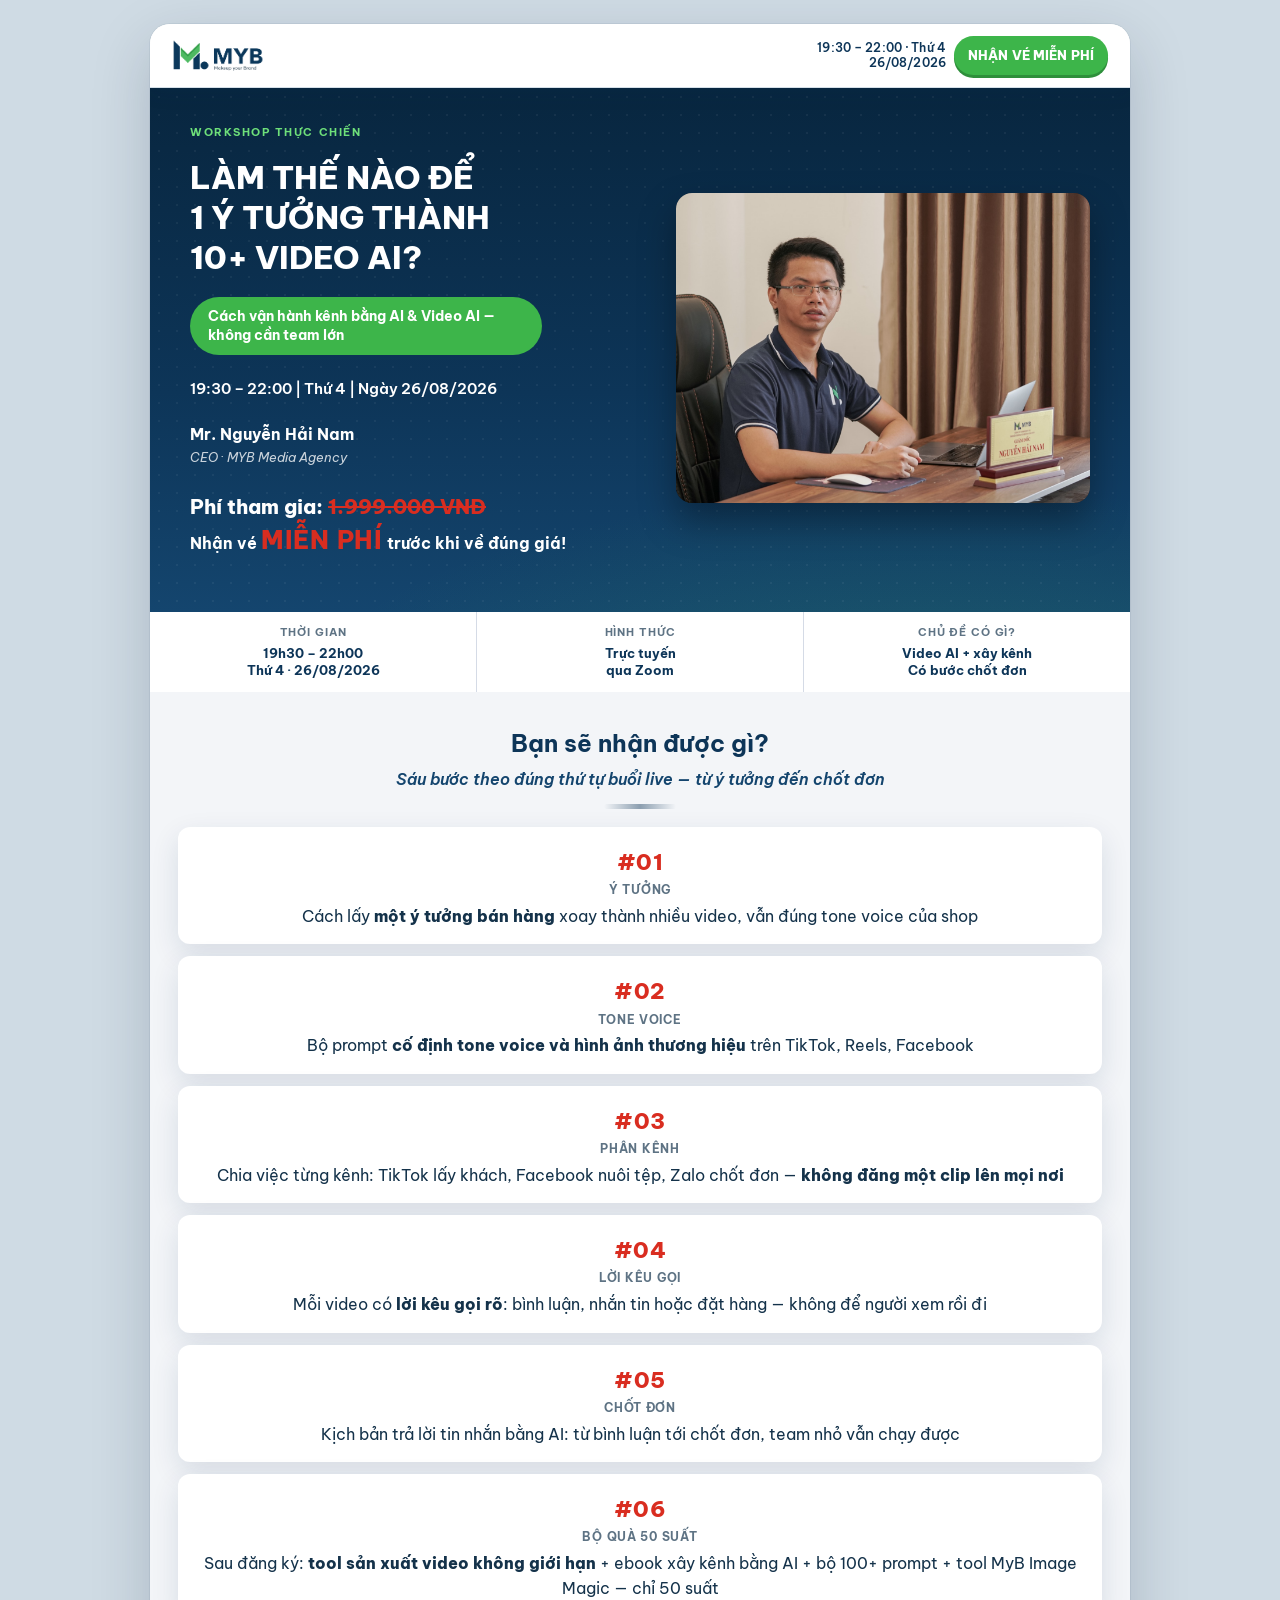
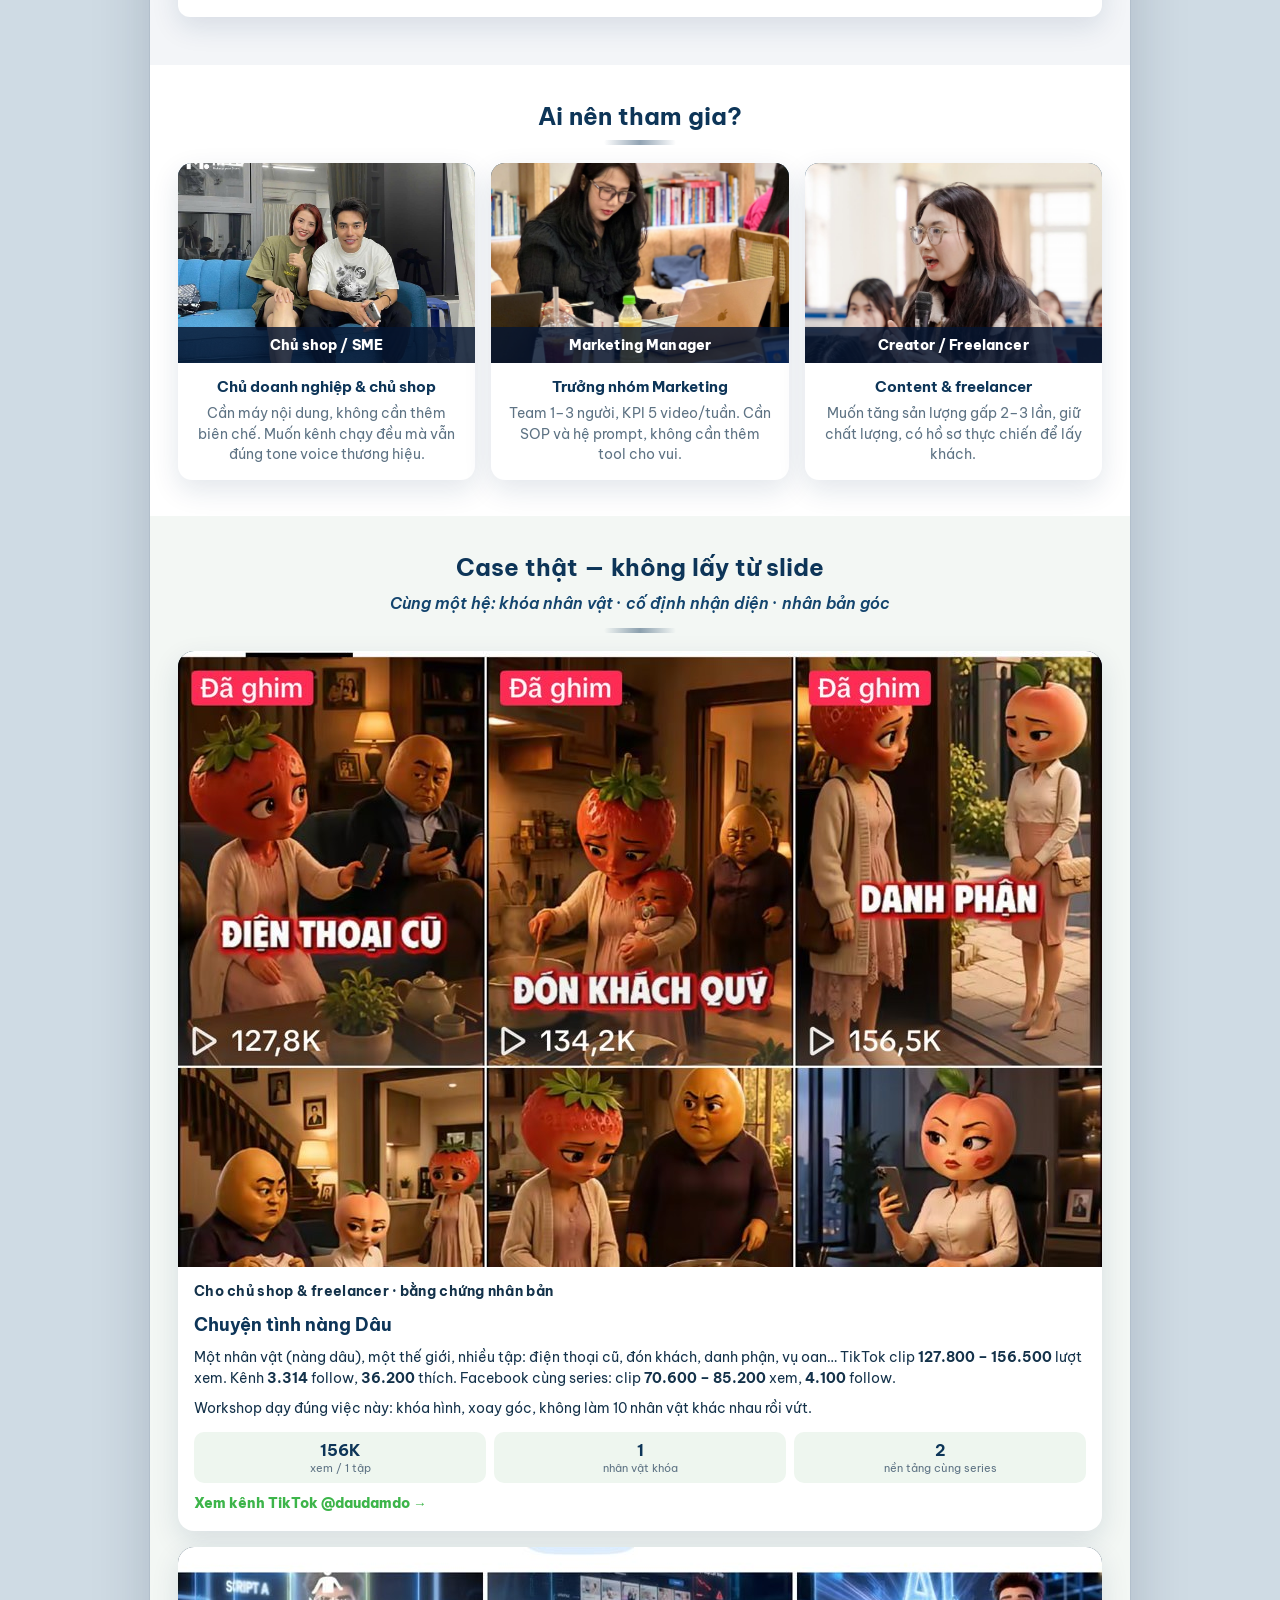
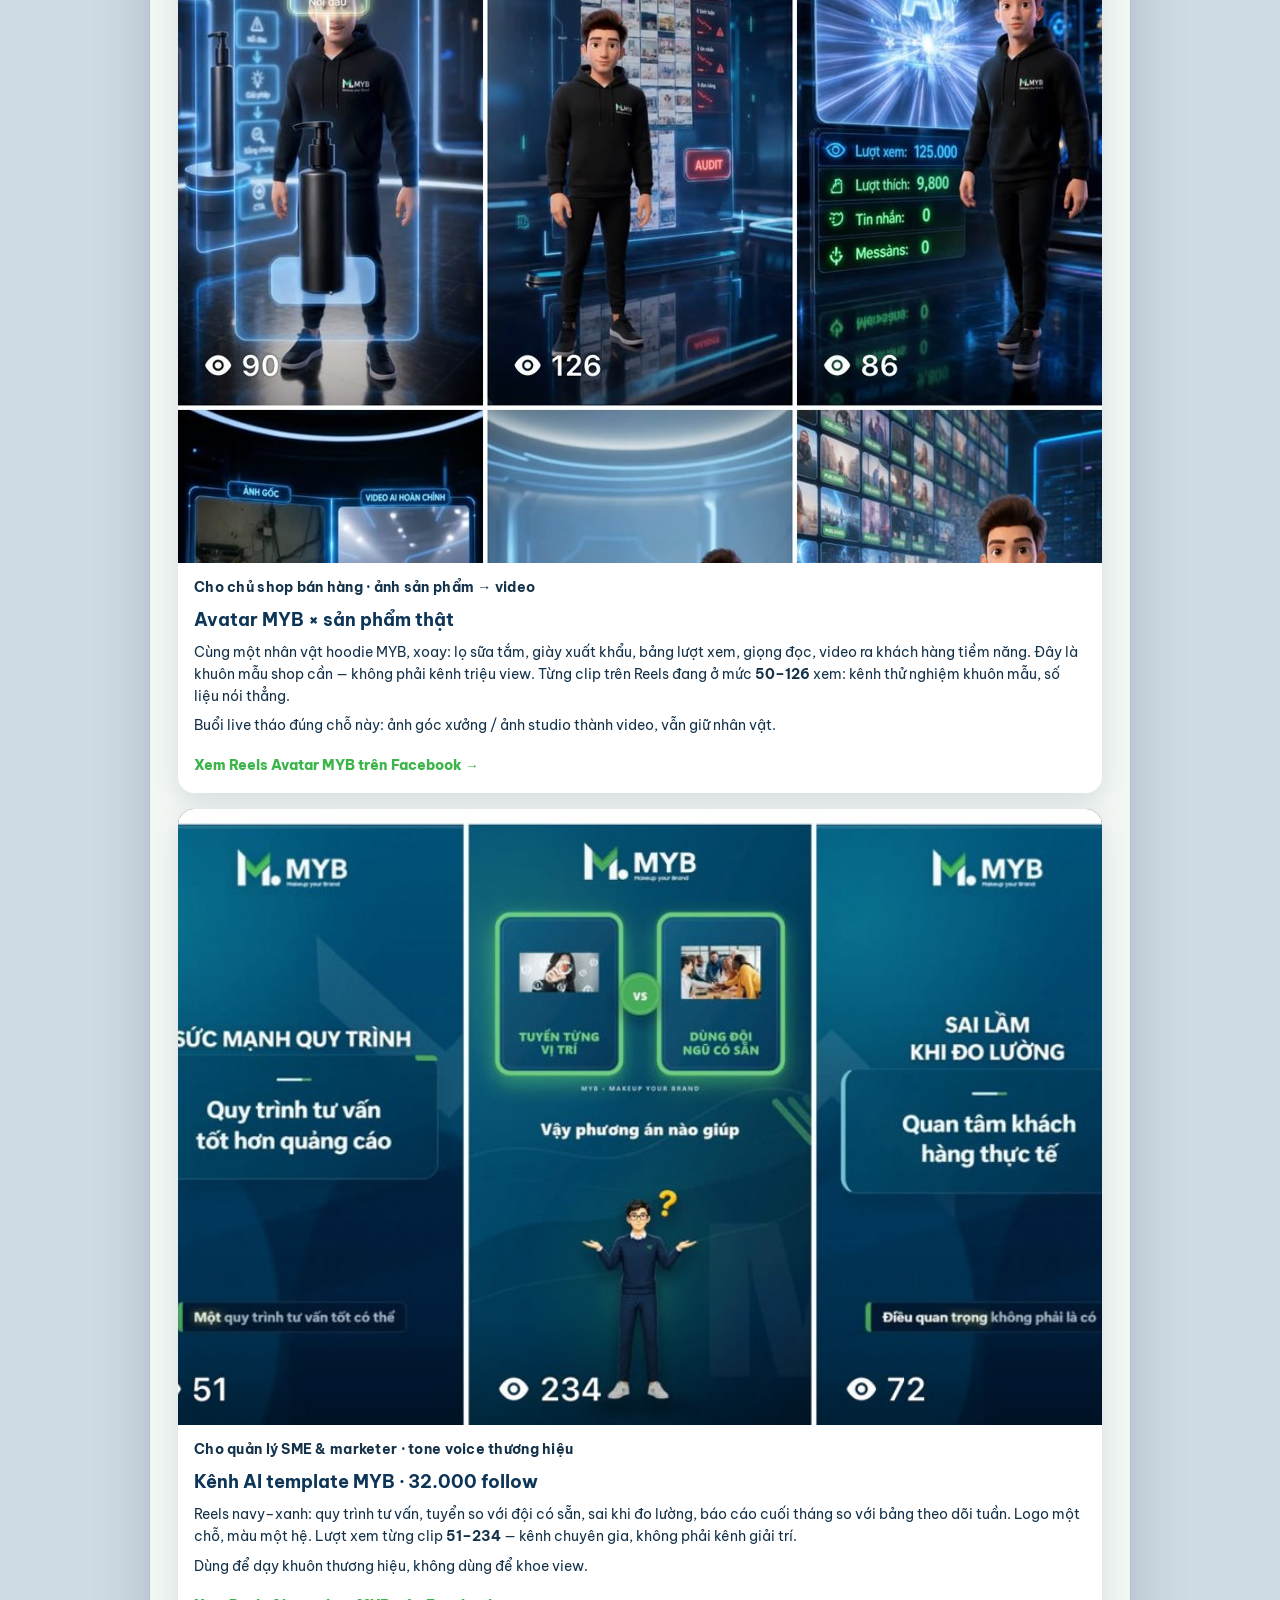
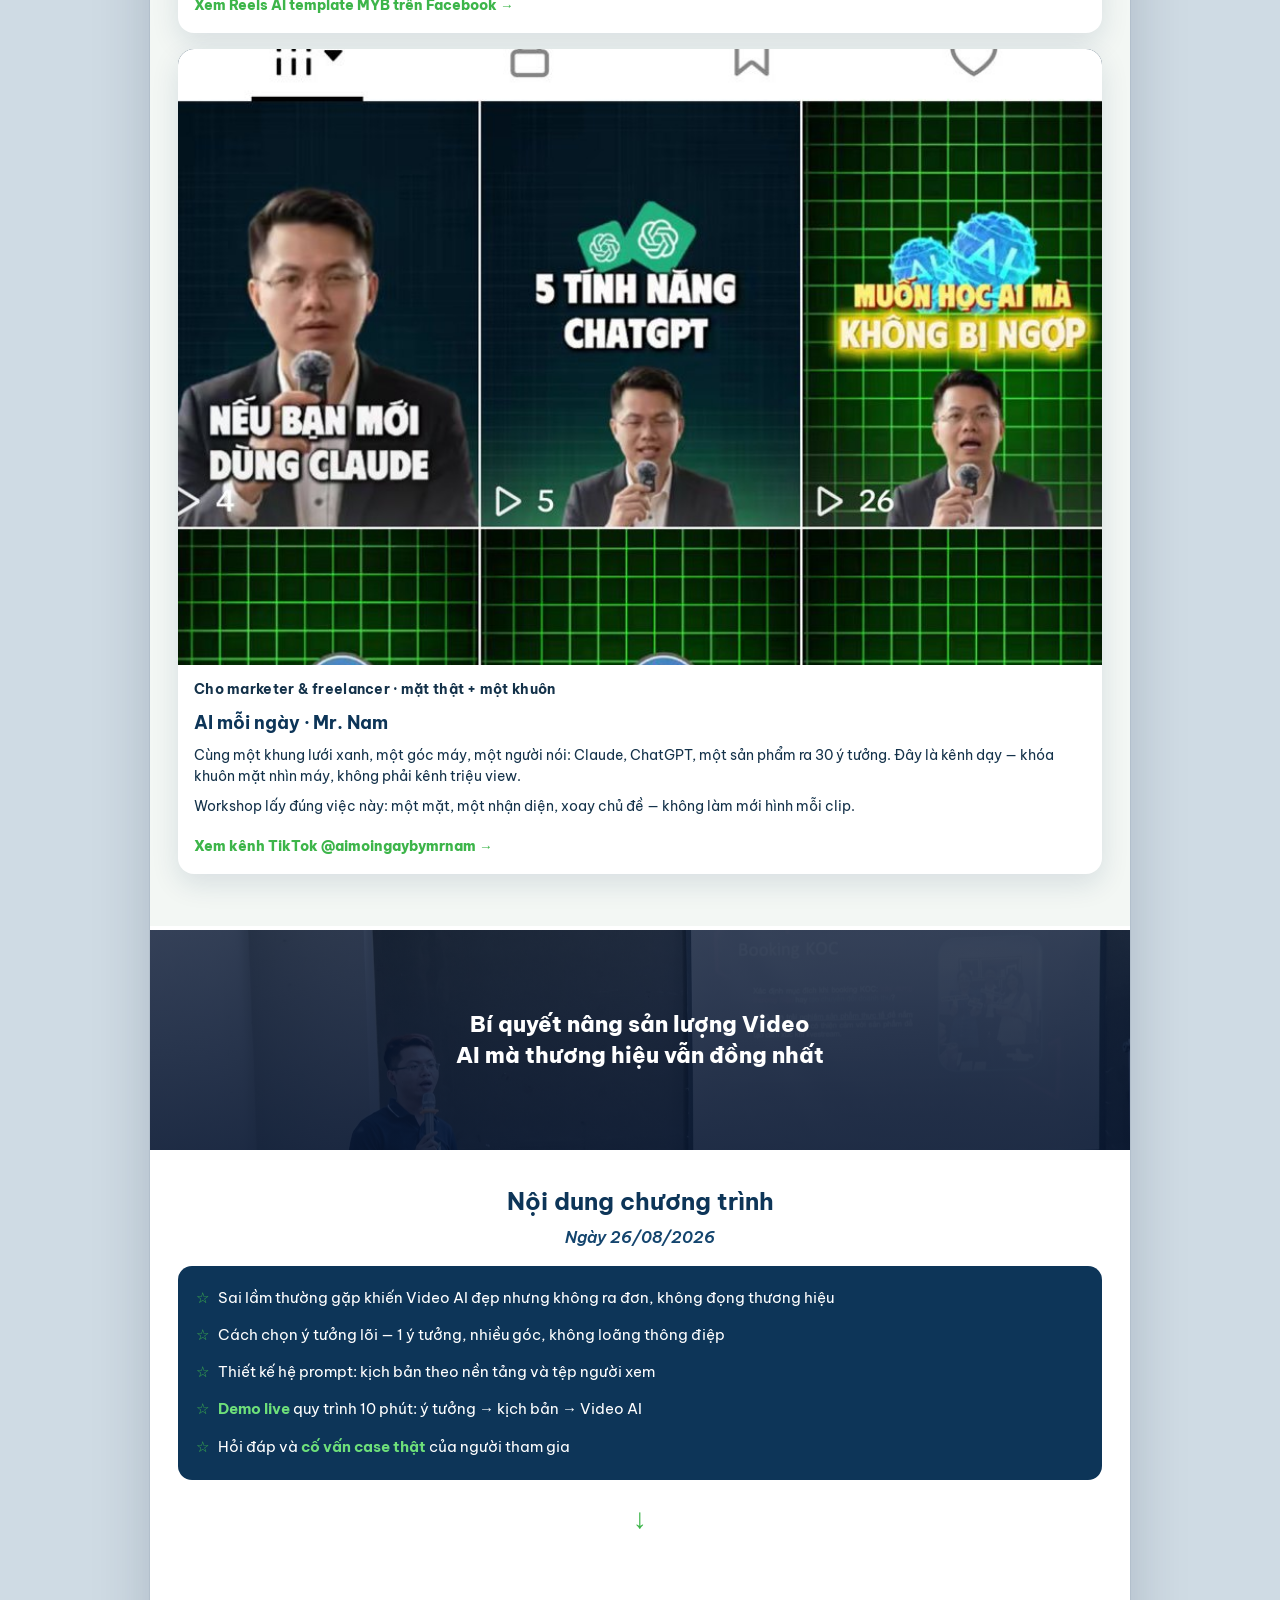
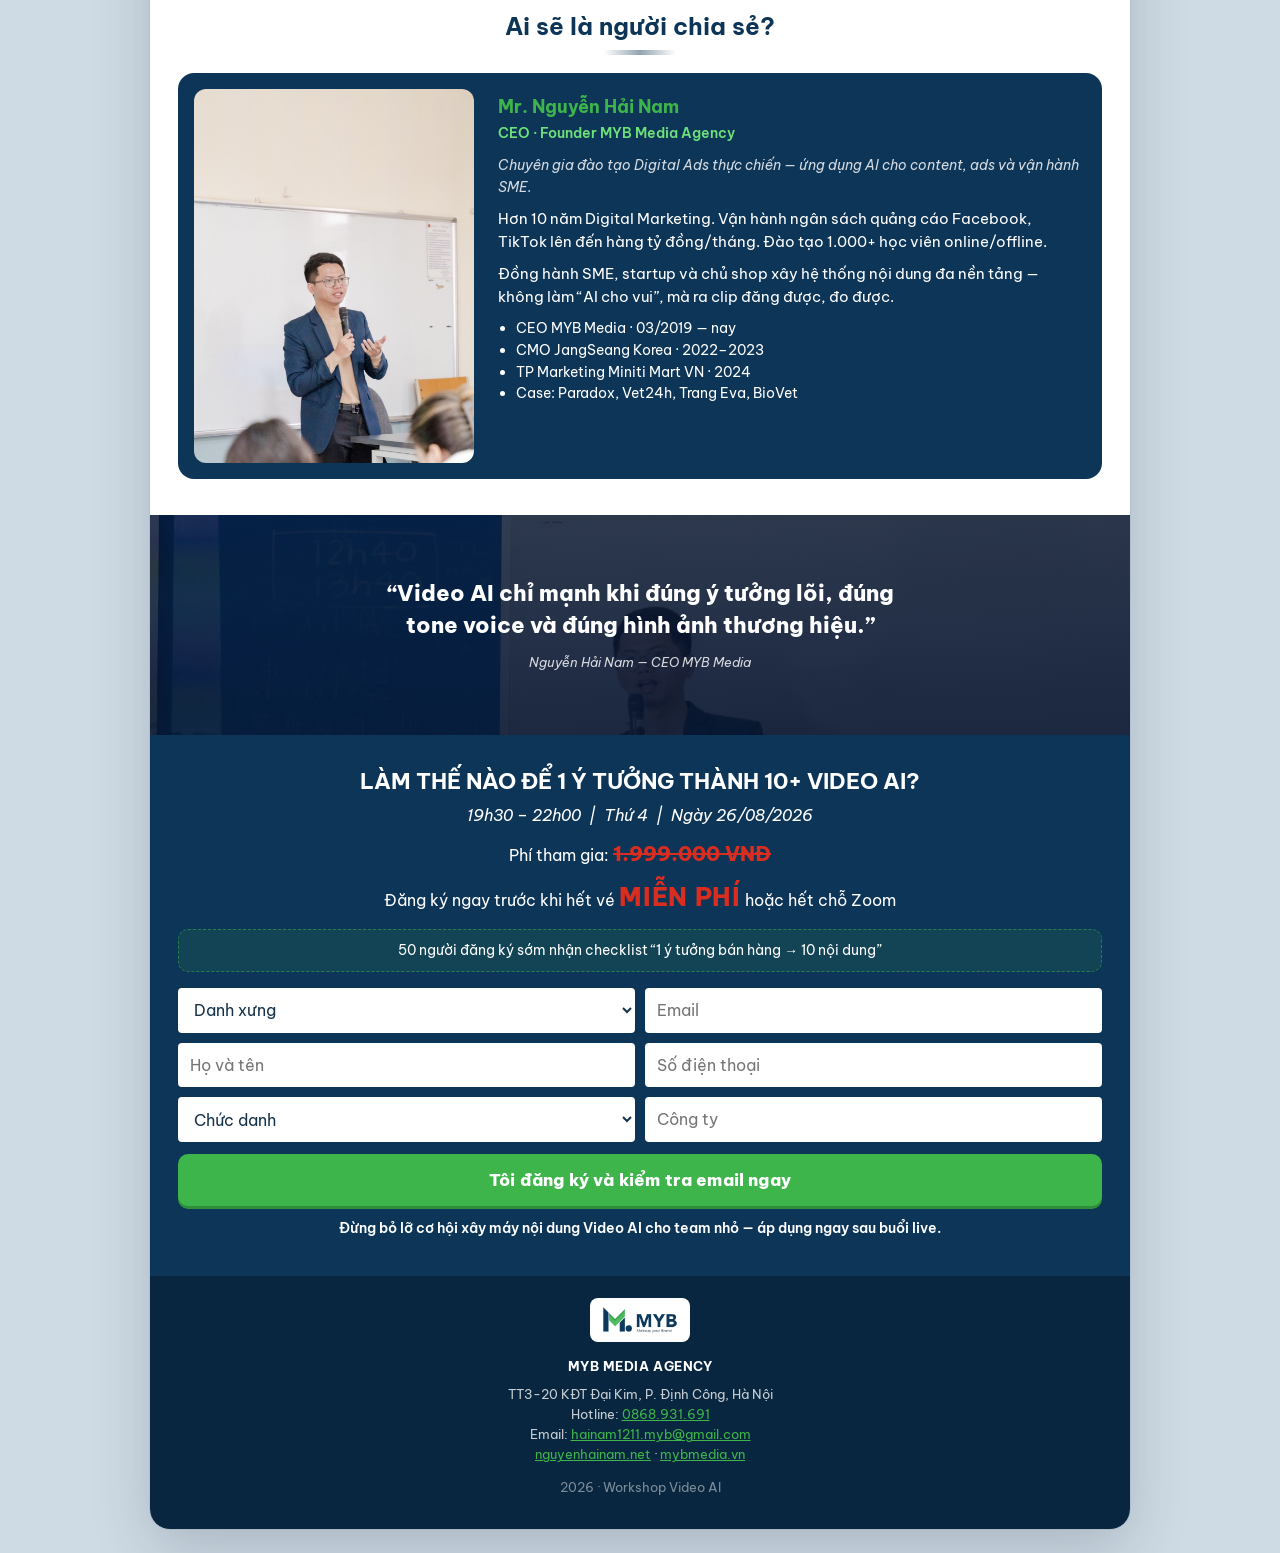
<file: index.html>
<!DOCTYPE html>
<html lang="vi">
<head>
  <meta charset="UTF-8" />
  <meta name="viewport" content="width=device-width, initial-scale=1, viewport-fit=cover" />
  <title>Làm thế nào để 1 ý tưởng thành 10+ Video AI?</title>
  <meta name="description" content="Workshop miễn phí 26/08/2026 — Nhân bản ý tưởng, vận hành kênh bằng AI & Video AI cùng Nguyễn Hải Nam, CEO MYB Media." />
  <link rel="canonical" href="https://workshop-video-ai.mybmedia.vn/" />
  <meta property="og:url" content="https://workshop-video-ai.mybmedia.vn/" />
  <meta property="og:title" content="Làm thế nào để 1 ý tưởng thành 10+ Video AI?" />
  <meta property="og:site_name" content="MYB Media" />
  <link rel="preconnect" href="https://fonts.googleapis.com" />
  <link rel="preconnect" href="https://fonts.gstatic.com" crossorigin />
  <link href="https://fonts.googleapis.com/css2?family=Be+Vietnam+Pro:ital,wght@0,400;0,600;0,700;0,800;1,400;1,600&display=swap" rel="stylesheet" />
  <link rel="icon" href="assets/favicon-32.png" type="image/png" sizes="32x32" />
  <link rel="icon" href="assets/favicon-192.png" type="image/png" sizes="192x192" />
  <link rel="apple-touch-icon" href="assets/apple-touch-icon.png" />
  <link rel="stylesheet" href="css/styles.css" />
</head>
<body>
  <div class="page">
    <header class="sticky">
      <a class="logo" href="index.html">
        <img src="assets/logo-myb.png" alt="MYB Media — Makeup your Brand" width="186" height="68" />
      </a>
      <div class="topbar-meta">
        <div class="sticky-time">19:30 – 22:00 · Thứ 4<br />26/08/2026</div>
        <a class="btn btn-cta" href="#dang-ky">NHẬN VÉ MIỄN PHÍ</a>
      </div>
    </header>

    <section class="hero">
      <div class="brand">
        <p class="eyebrow">Workshop thực chiến</p>
      </div>
      <h1>LÀM THẾ NÀO ĐỂ 1 Ý TƯỞNG THÀNH 10+ VIDEO AI?</h1>
      <p class="hero-sub">Cách vận hành kênh bằng AI &amp; Video AI — không cần team lớn</p>
      <p class="hero-date">19:30 – 22:00 | Thứ 4 | Ngày 26/08/2026</p>
      <figure class="hero-photo">
        <img src="assets/nam-desk.jpg" alt="Nguyễn Hải Nam — CEO MYB Media tại bàn làm việc" width="800" height="533" />
      </figure>
      <p class="hero-name">
        <strong>Mr. Nguyễn Hải Nam</strong>
        <span>CEO · MYB Media Agency</span>
      </p>
      <div class="price-block">
        <div class="label">Phí tham gia: <span class="price-old">1.999.000 VNĐ</span></div>
        <p class="price-note">Nhận vé <span class="blink">miễn phí</span> trước khi về đúng giá!</p>
      </div>
    </section>

    <section class="meta">
      <article>
        <h3>THỜI GIAN</h3>
        <p>19h30 – 22h00<br />Thứ 4 · 26/08/2026</p>
      </article>
      <article>
        <h3>HÌNH THỨC</h3>
        <p>Trực tuyến<br />qua Zoom</p>
      </article>
      <article>
        <h3>CHỦ ĐỀ CÓ GÌ?</h3>
        <p>Video AI + xây kênh<br />Có bước chốt đơn</p>
      </article>
    </section>

    <section class="section benefits">
      <h2>Bạn sẽ nhận được gì?</h2>
      <p class="agenda-date">Sáu bước theo đúng thứ tự buổi live — từ ý tưởng đến chốt đơn</p>
      <div class="underline"></div>

      <article class="benefit">
        <div class="num">#01 <small>Ý tưởng</small></div>
        <p>Cách lấy <b>một ý tưởng bán hàng</b> xoay thành nhiều video, vẫn đúng tone voice của shop</p>
      </article>
      <article class="benefit">
        <div class="num">#02 <small>Tone voice</small></div>
        <p>Bộ prompt <b>cố định tone voice và hình ảnh thương hiệu</b> trên TikTok, Reels, Facebook</p>
      </article>
      <article class="benefit">
        <div class="num">#03 <small>Phân kênh</small></div>
        <p>Chia việc từng kênh: TikTok lấy khách, Facebook nuôi tệp, Zalo chốt đơn — <b>không đăng một clip lên mọi nơi</b></p>
      </article>
      <article class="benefit">
        <div class="num">#04 <small>Lời kêu gọi</small></div>
        <p>Mỗi video có <b>lời kêu gọi rõ</b>: bình luận, nhắn tin hoặc đặt hàng — không để người xem rồi đi</p>
      </article>
      <article class="benefit">
        <div class="num">#05 <small>Chốt đơn</small></div>
        <p>Kịch bản trả lời tin nhắn bằng AI: từ bình luận tới chốt đơn, team nhỏ vẫn chạy được</p>
      </article>
      <article class="benefit">
        <div class="num">#06 <small>Bộ quà 50 suất</small></div>
        <p>Sau đăng ký: <b>tool sản xuất video không giới hạn</b> + ebook xây kênh bằng AI + bộ 100+ prompt + tool MyB Image Magic — chỉ 50 suất</p>
      </article>
    </section>

    <section class="section">
      <h2>Ai nên tham gia?</h2>
      <div class="underline"></div>

      <div class="who-grid">
        <article class="who-card">
          <figure class="who-visual sme">
            <img src="assets/who-sme.jpg" alt="Chủ shop, chủ thương hiệu đồng hành cùng MYB" width="1124" height="749" loading="lazy" />
            <figcaption>Chủ shop / SME</figcaption>
          </figure>
          <h3>Chủ doanh nghiệp &amp; chủ shop</h3>
          <p>Cần máy nội dung, không cần thêm biên chế. Muốn kênh chạy đều mà vẫn đúng tone voice thương hiệu.</p>
        </article>
        <article class="who-card">
          <figure class="who-visual mkt">
            <img src="assets/who-manager.jpg" alt="Marketing manager làm việc trên chiến dịch Digital" width="1400" height="933" loading="lazy" />
            <figcaption>Marketing Manager</figcaption>
          </figure>
          <h3>Trưởng nhóm Marketing</h3>
          <p>Team 1–3 người, KPI 5 video/tuần. Cần SOP và hệ prompt, không cần thêm tool cho vui.</p>
        </article>
        <article class="who-card">
          <figure class="who-visual creator">
            <img src="assets/who-creator.jpg" alt="Content creator thuyết trình và dựng nội dung" width="1365" height="910" loading="lazy" />
            <figcaption>Creator / Freelancer</figcaption>
          </figure>
          <h3>Content &amp; freelancer</h3>
          <p>Muốn tăng sản lượng gấp 2–3 lần, giữ chất lượng, có hồ sơ thực chiến để lấy khách.</p>
        </article>
      </div>
    </section>

    <section class="section cases">
      <h2>Case thật — không lấy từ slide</h2>
      <p class="agenda-date">Cùng một hệ: khóa nhân vật · cố định nhận diện · nhân bản góc</p>
      <div class="underline"></div>

      <a class="case-card" href="https://www.tiktok.com/@daudamdo" target="_blank" rel="noopener noreferrer">
        <figure>
          <img src="assets/case-nang-dau-tt.jpg" alt="Kênh TikTok @daudamdo — Chuyện tình nàng Dâu, hàng loạt tập Video AI" width="887" height="880" loading="lazy" />
        </figure>
        <div>
          <p class="case-tag">Cho chủ shop &amp; freelancer · bằng chứng nhân bản</p>
          <h3>Chuyện tình nàng Dâu</h3>
          <p>Một nhân vật (nàng dâu), một thế giới, nhiều tập: điện thoại cũ, đón khách, danh phận, vụ oan… TikTok clip <b>127.800 – 156.500</b> lượt xem. Kênh <b>3.314</b> follow, <b>36.200</b> thích. Facebook cùng series: clip <b>70.600 – 85.200</b> xem, <b>4.100</b> follow.</p>
          <p>Workshop dạy đúng việc này: khóa hình, xoay góc, không làm 10 nhân vật khác nhau rồi vứt.</p>
          <ul class="case-stats">
            <li><b>156K</b> xem / 1 tập</li>
            <li><b>1</b> nhân vật khóa</li>
            <li><b>2</b> nền tảng cùng series</li>
          </ul>
          <span class="case-link">Xem kênh TikTok @daudamdo →</span>
        </div>
      </a>

      <a class="case-card" href="https://www.facebook.com/MyB.Media.Agency/reels/" target="_blank" rel="noopener noreferrer">
        <figure>
          <img src="assets/case-avatar-myb.jpg" alt="Reels Avatar MYB trên Facebook — ảnh sản phẩm thành video AI" width="887" height="1440" loading="lazy" />
        </figure>
        <div>
          <p class="case-tag">Cho chủ shop bán hàng · ảnh sản phẩm → video</p>
          <h3>Avatar MYB × sản phẩm thật</h3>
          <p>Cùng một nhân vật hoodie MYB, xoay: lọ sữa tắm, giày xuất khẩu, bảng lượt xem, giọng đọc, video ra khách hàng tiềm năng. Đây là khuôn mẫu shop cần — không phải kênh triệu view. Từng clip trên Reels đang ở mức <b>50–126</b> xem: kênh thử nghiệm khuôn mẫu, số liệu nói thẳng.</p>
          <p>Buổi live tháo đúng chỗ này: ảnh góc xưởng / ảnh studio thành video, vẫn giữ nhân vật.</p>
          <span class="case-link">Xem Reels Avatar MYB trên Facebook →</span>
        </div>
      </a>

      <a class="case-card" href="https://www.facebook.com/mybmedia.agencydichvutruyenthongvaquangcao/reels/" target="_blank" rel="noopener noreferrer">
        <figure>
          <img src="assets/case-myb-brand.jpg" alt="Kênh AI template MYB — Reels quy trình cho SME" width="887" height="840" loading="lazy" />
        </figure>
        <div>
          <p class="case-tag">Cho quản lý SME &amp; marketer · tone voice thương hiệu</p>
          <h3>Kênh AI template MYB · 32.000 follow</h3>
          <p>Reels navy–xanh: quy trình tư vấn, tuyển so với đội có sẵn, sai khi đo lường, báo cáo cuối tháng so với bảng theo dõi tuần. Logo một chỗ, màu một hệ. Lượt xem từng clip <b>51–234</b> — kênh chuyên gia, không phải kênh giải trí.</p>
          <p>Dùng để dạy khuôn thương hiệu, không dùng để khoe view.</p>
          <span class="case-link">Xem Reels AI template MYB trên Facebook →</span>
        </div>
      </a>

      <a class="case-card" href="https://www.tiktok.com/@aimoingaybymrnam" target="_blank" rel="noopener noreferrer">
        <figure>
          <img src="assets/case-nam-ai.jpg" alt="Kênh TikTok AI mỗi ngày by Mr Nam — series giảng AI" width="887" height="1440" loading="lazy" />
        </figure>
        <div>
          <p class="case-tag">Cho marketer &amp; freelancer · mặt thật + một khuôn</p>
          <h3>AI mỗi ngày · Mr. Nam</h3>
          <p>Cùng một khung lưới xanh, một góc máy, một người nói: Claude, ChatGPT, một sản phẩm ra 30 ý tưởng. Đây là kênh dạy — khóa khuôn mặt nhìn máy, không phải kênh triệu view.</p>
          <p>Workshop lấy đúng việc này: một mặt, một nhận diện, xoay chủ đề — không làm mới hình mỗi clip.</p>
          <span class="case-link">Xem kênh TikTok @aimoingaybymrnam →</span>
        </div>
      </a>
    </section>

    <aside class="banner-mid">
      <img src="assets/nam-event.jpg" alt="" aria-hidden="true" loading="lazy" />
      <div class="banner-mid-copy">
        <p>Bí quyết nâng sản lượng Video AI mà thương hiệu vẫn đồng nhất</p>
      </div>
    </aside>

    <section class="section">
      <h2>Nội dung chương trình</h2>
      <p class="agenda-date">Ngày 26/08/2026</p>
      <ul class="agenda-box">
        <li>Sai lầm thường gặp khiến Video AI đẹp nhưng không ra đơn, không đọng thương hiệu</li>
        <li>Cách chọn ý tưởng lõi — 1 ý tưởng, nhiều góc, không loãng thông điệp</li>
        <li>Thiết kế hệ prompt: kịch bản theo nền tảng và tệp người xem</li>
        <li><b>Demo live</b> quy trình 10 phút: ý tưởng → kịch bản → Video AI</li>
        <li>Hỏi đáp và <b>cố vấn case thật</b> của người tham gia</li>
      </ul>
      <div class="arrow-down">↓</div>
    </section>

    <section class="section">
      <h2>Ai sẽ là người chia sẻ?</h2>
      <div class="underline"></div>
      <article class="speaker-card">
        <figure class="speaker-photo">
          <img src="assets/nam-teach.jpg" alt="Nguyễn Hải Nam giảng dạy Digital Marketing và Video AI" width="800" height="1200" loading="lazy" />
        </figure>
        <div class="speaker-body">
        <h3>Mr. Nguyễn Hải Nam</h3>
        <p class="role">CEO · Founder MYB Media Agency</p>
        <p class="note">Chuyên gia đào tạo Digital Ads thực chiến — ứng dụng AI cho content, ads và vận hành SME.</p>
        <p>Hơn 10 năm Digital Marketing. Vận hành ngân sách quảng cáo Facebook, TikTok lên đến hàng tỷ đồng/tháng. Đào tạo 1.000+ học viên online/offline.</p>
        <p>Đồng hành SME, startup và chủ shop xây hệ thống nội dung đa nền tảng — không làm “AI cho vui”, mà ra clip đăng được, đo được.</p>
        <ul>
          <li>CEO MYB Media · 03/2019 — nay</li>
          <li>CMO JangSeang Korea · 2022–2023</li>
          <li>TP Marketing Miniti Mart VN · 2024</li>
          <li>Case: Paradox, Vet24h, Trang Eva, BioVet</li>
        </ul>
        </div>
      </article>
    </section>

    <blockquote class="quote">
      <img src="assets/nam-class.jpg" alt="" aria-hidden="true" loading="lazy" />
      <div class="quote-copy">
        <p>“Video AI chỉ mạnh khi đúng ý tưởng lõi, đúng tone voice và đúng hình ảnh thương hiệu.”</p>
        <cite>Nguyễn Hải Nam — CEO MYB Media</cite>
      </div>
    </blockquote>

    <section class="form-wrap" id="dang-ky">
      <h2>LÀM THẾ NÀO ĐỂ 1 Ý TƯỞNG THÀNH 10+ VIDEO AI?</h2>
      <p class="when">19h30 – 22h00 &nbsp;|&nbsp; Thứ 4 &nbsp;|&nbsp; Ngày 26/08/2026</p>
      <div class="label">Phí tham gia: <span class="price-old">1.999.000 VNĐ</span></div>
      <p>Đăng ký ngay trước khi hết vé <span class="blink">miễn phí</span> hoặc hết chỗ Zoom</p>
      <p class="gift-50">50 người đăng ký sớm nhận checklist “1 ý tưởng bán hàng → 10 nội dung”</p>

      <form data-register>
        <div class="err" role="alert"></div>
        <div class="form-grid">
          <select class="field" name="title" required>
            <option value="" selected disabled>Danh xưng</option>
            <option>Anh</option>
            <option>Chị</option>
          </select>
          <input class="field" type="email" name="email" placeholder="Email" required autocomplete="email" />
          <input class="field" type="text" name="name" placeholder="Họ và tên" required autocomplete="name" />
          <input class="field" type="tel" name="phone" placeholder="Số điện thoại" required autocomplete="tel" inputmode="tel" />
          <select class="field" name="role" required>
            <option value="" selected disabled>Chức danh</option>
            <option>CEO / Ban lãnh đạo</option>
            <option>Chủ doanh nghiệp / chủ shop</option>
            <option>Marketing Manager</option>
            <option>Content Creator</option>
            <option>Freelancer</option>
            <option>Khác</option>
          </select>
          <input class="field" type="text" name="company" placeholder="Công ty" />
        </div>
        <button class="btn btn-cta btn-wide" type="submit">Tôi đăng ký và kiểm tra email ngay</button>
      </form>
      <p class="form-note">Đừng bỏ lỡ cơ hội xây máy nội dung Video AI cho team nhỏ — áp dụng ngay sau buổi live.</p>
    </section>

    <footer class="footer">
      <a class="logo" href="https://mybmedia.vn" target="_blank" rel="noreferrer">
        <img src="assets/logo-myb.png" alt="MYB Media" width="168" height="62" />
      </a>
      <strong>MYB MEDIA AGENCY</strong>
      TT3-20 KĐT Đại Kim, P. Định Công, Hà Nội<br />
      Hotline: <a href="tel:0868931691">0868.931.691</a><br />
      Email: <a href="mailto:hainam1211.myb@gmail.com">hainam1211.myb@gmail.com</a><br />
      <a href="https://nguyenhainam.net/vi/" target="_blank" rel="noreferrer">nguyenhainam.net</a>
      ·
      <a href="https://mybmedia.vn" target="_blank" rel="noreferrer">mybmedia.vn</a>
      <p style="margin:12px 0 0;opacity:.6">2026 · Workshop Video AI</p>
    </footer>
  </div>

  <div class="toast-stack" aria-live="polite"></div>
  <script src="js/app.js"></script>
</body>
</html>
</file>
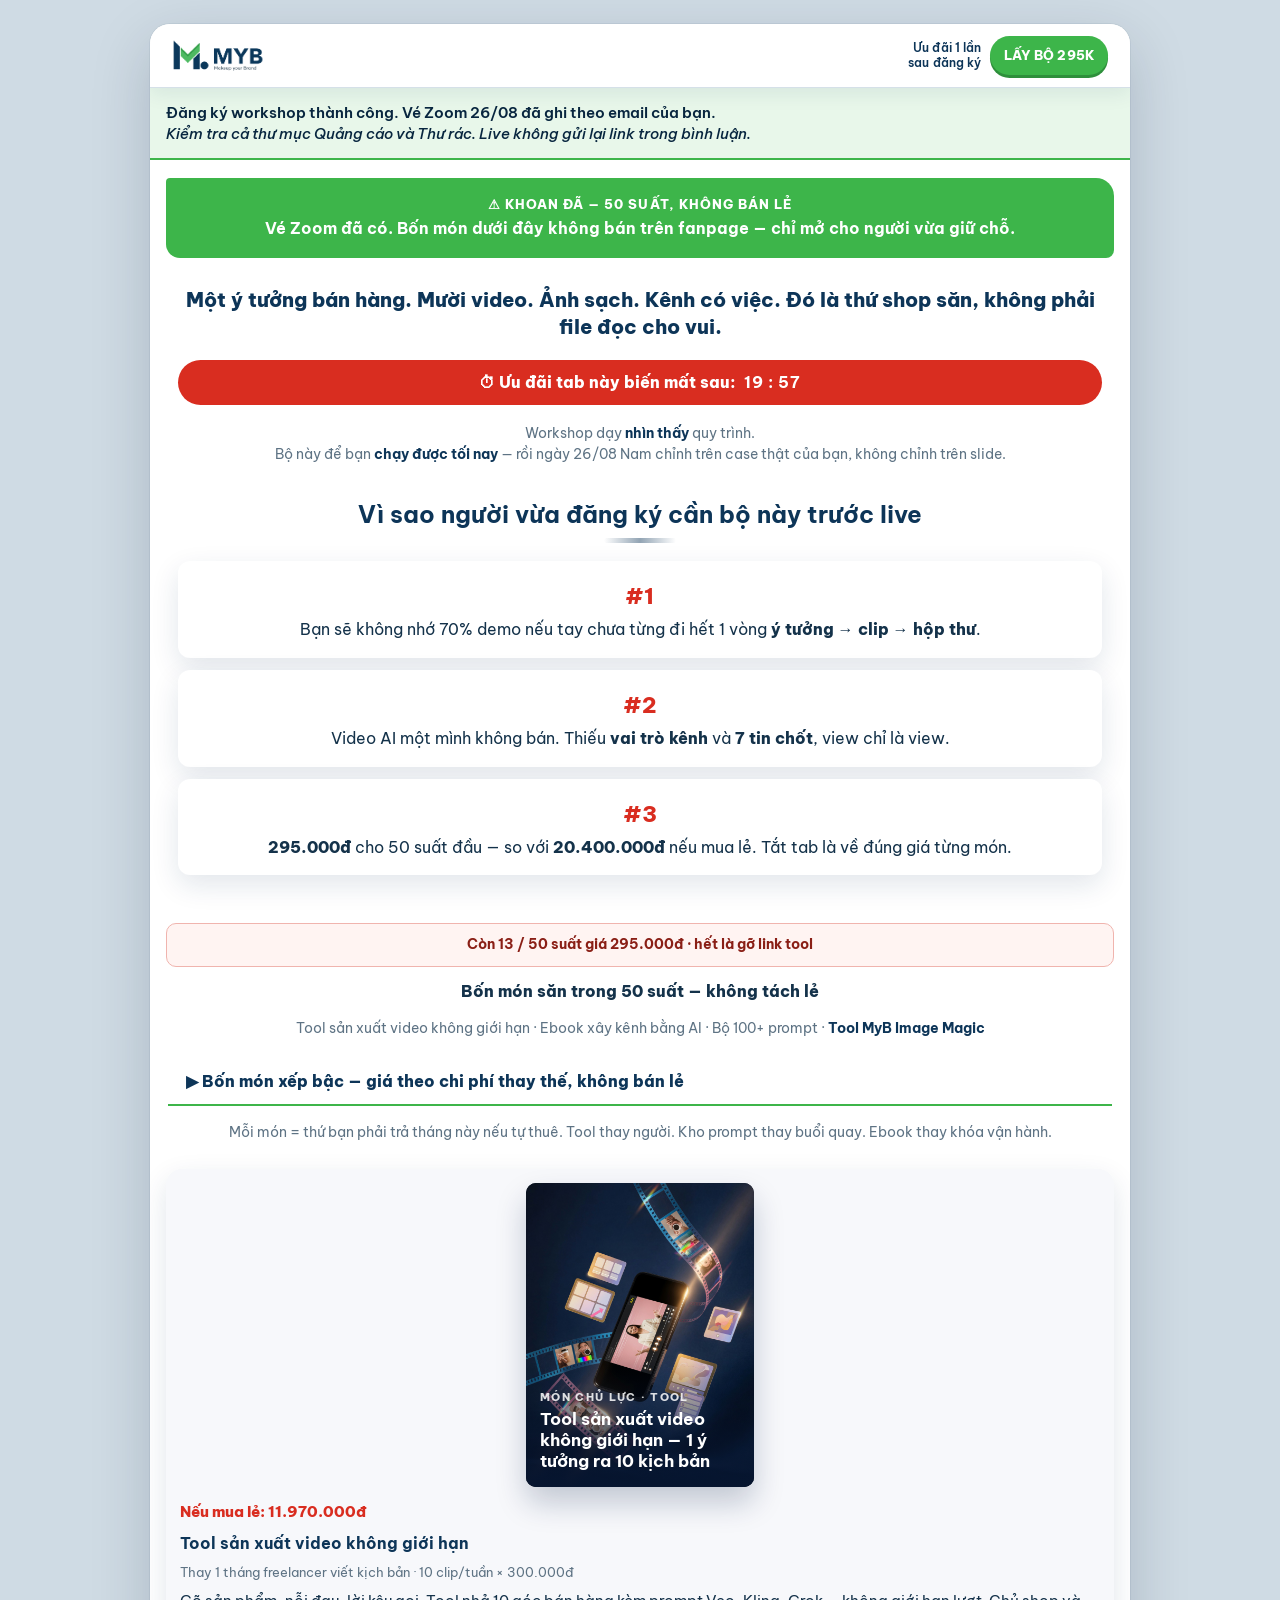
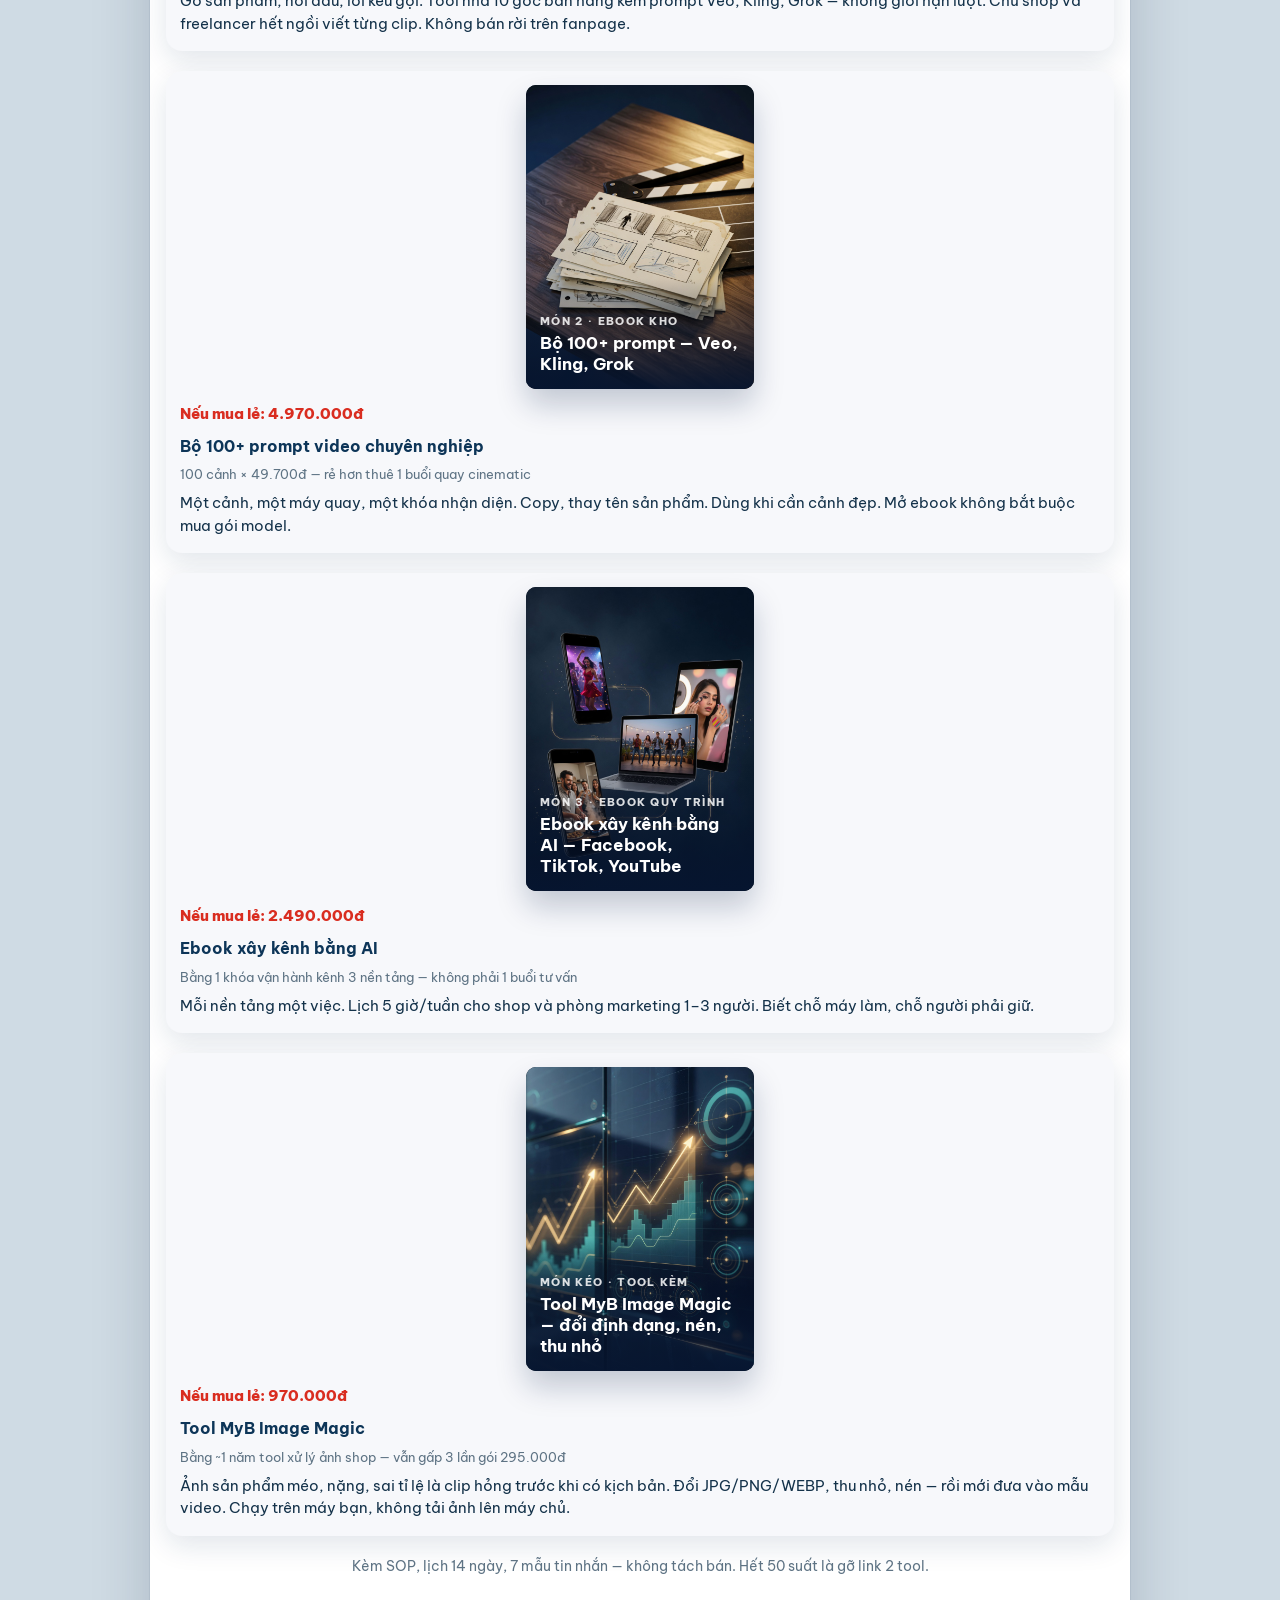
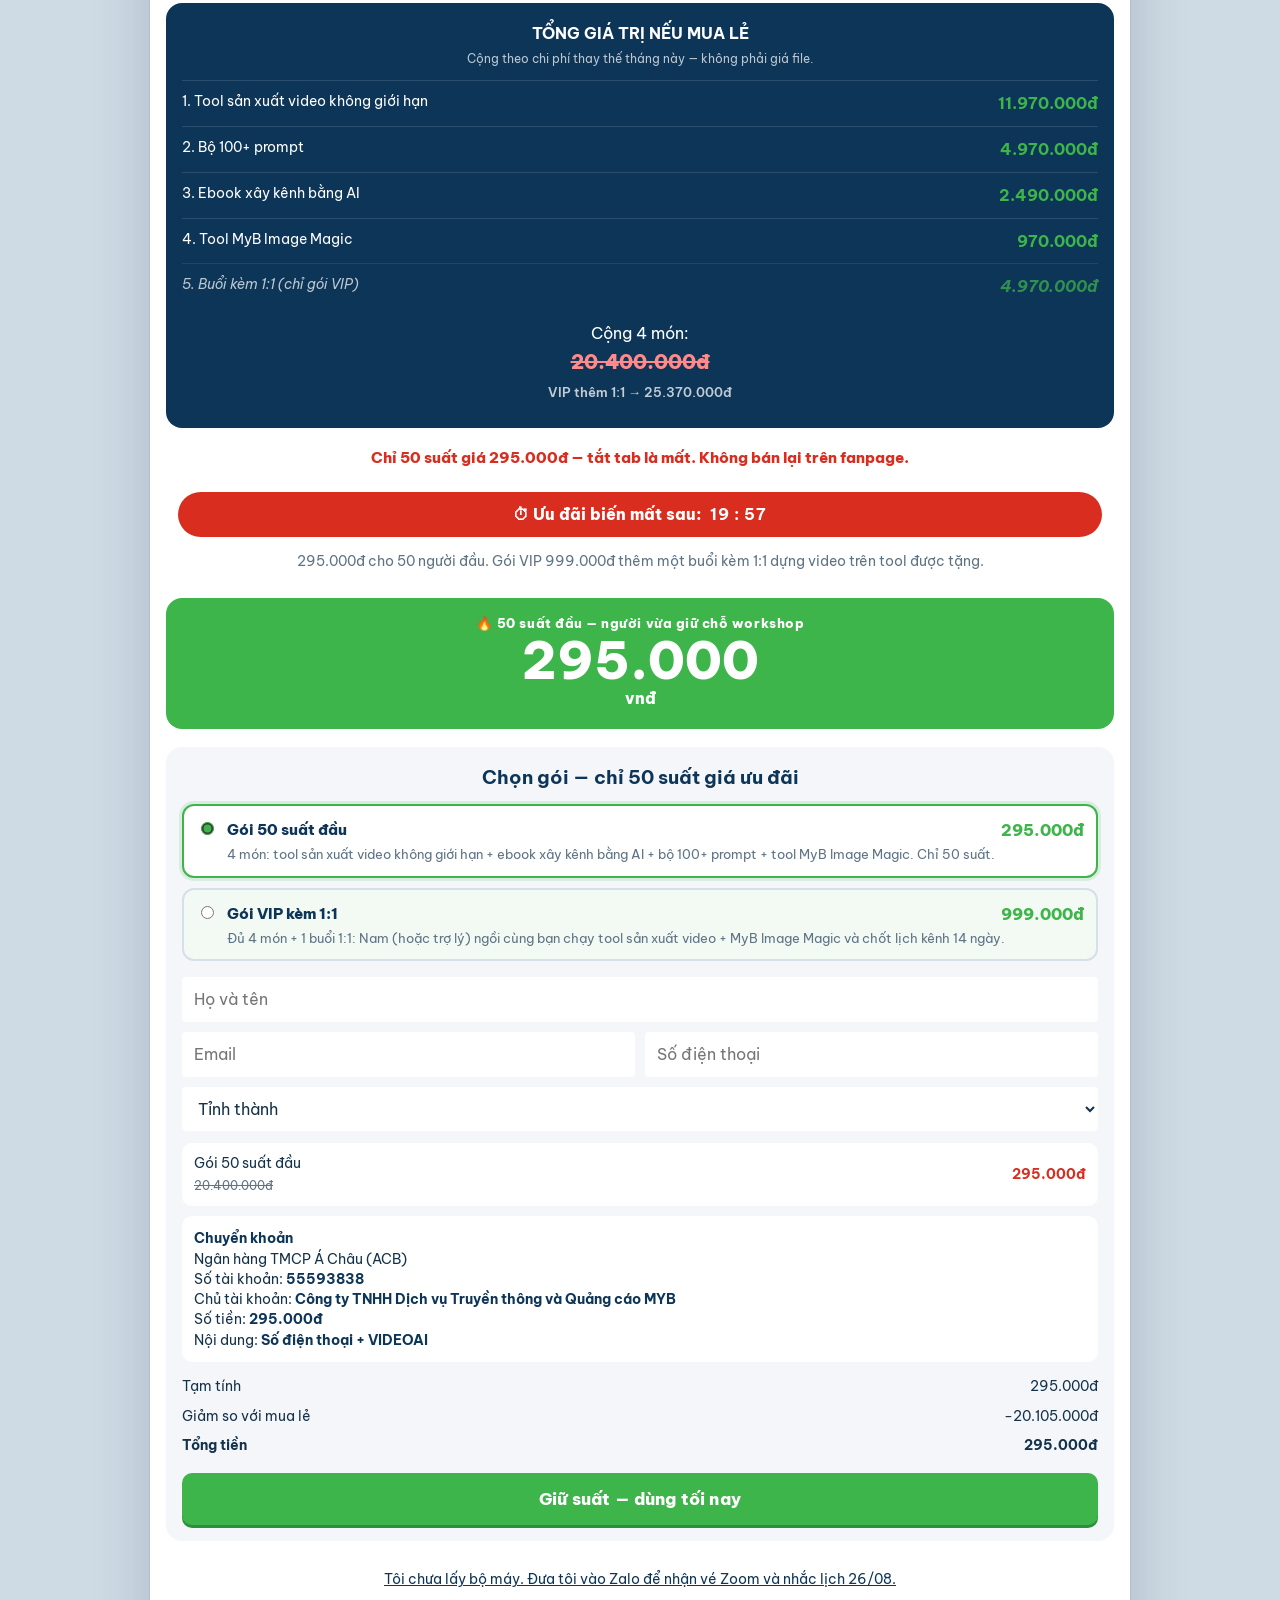
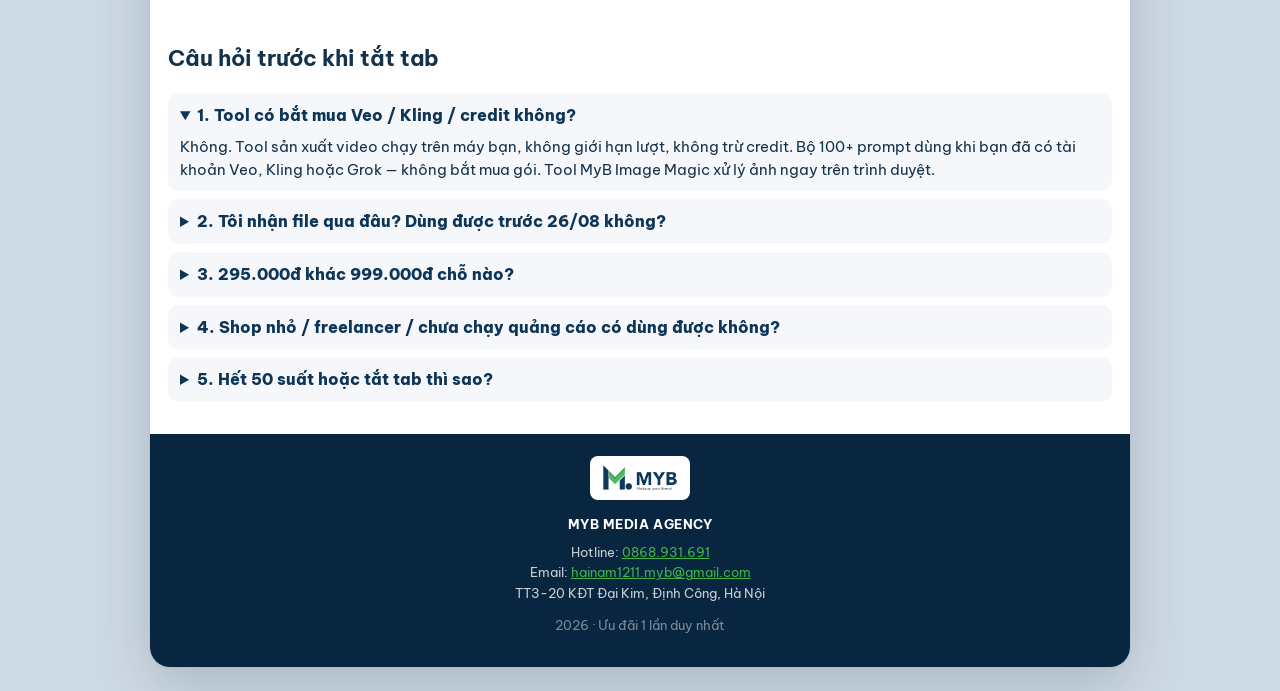
<file: uu-dai.html>
<!DOCTYPE html>
<html lang="vi">
<head>
  <meta charset="UTF-8" />
  <meta name="viewport" content="width=device-width, initial-scale=1, viewport-fit=cover" />
  <title>Ưu đãi 1 lần — Bộ máy 4 lớp Video AI</title>
  <meta name="robots" content="noindex" />
  <link rel="canonical" href="https://workshop-video-ai.mybmedia.vn/uu-dai.html" />
  <link rel="preconnect" href="https://fonts.googleapis.com" />
  <link rel="preconnect" href="https://fonts.gstatic.com" crossorigin />
  <link href="https://fonts.googleapis.com/css2?family=Be+Vietnam+Pro:ital,wght@0,400;0,600;0,700;0,800;1,400;1,600&display=swap" rel="stylesheet" />
  <link rel="icon" href="assets/favicon-32.png" type="image/png" sizes="32x32" />
  <link rel="icon" href="assets/favicon-192.png" type="image/png" sizes="192x192" />
  <link rel="apple-touch-icon" href="assets/apple-touch-icon.png" />
  <link rel="stylesheet" href="css/styles.css" />
</head>
<body>
  <div class="page">
    <header class="sticky">
      <a class="logo" href="index.html">
        <img src="assets/logo-myb.png" alt="MYB Media — Makeup your Brand" width="186" height="68" />
      </a>
      <div class="topbar-meta">
        <div class="sticky-time">Ưu đãi 1 lần<br />sau đăng ký</div>
        <a class="btn btn-cta" href="#chot">LẤY BỘ 295K</a>
      </div>
    </header>
    <div class="ok-banner">
      Đăng ký workshop thành công. Vé Zoom 26/08 đã ghi theo email của bạn.<br />
      <em>Kiểm tra cả thư mục Quảng cáo và Thư rác. Live không gửi lại link trong bình luận.</em>
    </div>

    <div class="brush">
      <small>⚠ KHOAN ĐÃ — 50 SUẤT, KHÔNG BÁN LẺ</small>
      <strong>Vé Zoom đã có. Bốn món dưới đây không bán trên fanpage — chỉ mở cho người vừa giữ chỗ.</strong>
    </div>

    <p class="oto-lead">Một ý tưởng bán hàng. Mười video. Ảnh sạch. Kênh có việc. Đó là thứ shop săn, không phải file đọc cho vui.</p>

    <div class="timer-pill">
      ⏱ Ưu đãi tab này biến mất sau:
      <b data-oto-count>20 : 00</b>
    </div>

    <p class="chip-line" style="padding-top:4px">
      Workshop dạy <b>nhìn thấy</b> quy trình.<br />
      Bộ này để bạn <b>chạy được tối nay</b> — rồi ngày 26/08 Nam chỉnh trên case thật của bạn, không chỉnh trên slide.
    </p>

    <section class="section" style="padding-top:8px">
      <h2>Vì sao người vừa đăng ký cần bộ này trước live</h2>
      <div class="underline"></div>
      <article class="benefit">
        <div class="num">#1</div>
        <p>Bạn sẽ không nhớ 70% demo nếu tay chưa từng đi hết 1 vòng <b>ý tưởng → clip → hộp thư</b>.</p>
      </article>
      <article class="benefit">
        <div class="num">#2</div>
        <p>Video AI một mình không bán. Thiếu <b>vai trò kênh</b> và <b>7 tin chốt</b>, view chỉ là view.</p>
      </article>
      <article class="benefit">
        <div class="num">#3</div>
        <p><b>295.000đ</b> cho 50 suất đầu — so với <b>20.400.000đ</b> nếu mua lẻ. Tắt tab là về đúng giá từng món.</p>
      </article>
    </section>

    <p class="stock">Còn <b data-left>13</b> / 50 suất giá 295.000đ · hết là gỡ link tool</p>

    <p class="help-you">Bốn món săn trong 50 suất — không tách lẻ</p>
    <p class="chip-line">
      Tool sản xuất video không giới hạn ·
      Ebook xây kênh bằng AI ·
      Bộ 100+ prompt ·
      <b>Tool MyB Image Magic</b>
    </p>

    <div class="block-title">▶ Bốn món xếp bậc — giá theo chi phí thay thế, không bán lẻ</div>
    <p class="chip-line">
      Mỗi món = thứ bạn phải trả tháng này nếu tự thuê.
      Tool thay người. Kho prompt thay buổi quay. Ebook thay khóa vận hành.
    </p>

    <article class="product">
      <figure class="mock">
        <img src="assets/gift-tool.jpg" alt="Tool tạo video hàng loạt" />
        <figcaption><span>Món chủ lực · Tool</span><b>Tool sản xuất video không giới hạn — 1 ý tưởng ra 10 kịch bản</b></figcaption>
      </figure>
      <p class="worth">Nếu mua lẻ: 11.970.000đ</p>
      <h3>Tool sản xuất video không giới hạn</h3>
      <p class="meta-p">Thay 1 tháng freelancer viết kịch bản · 10 clip/tuần × 300.000đ</p>
      <p>Gõ sản phẩm, nỗi đau, lời kêu gọi. Tool nhả 10 góc bán hàng kèm prompt Veo, Kling, Grok — không giới hạn lượt. Chủ shop và freelancer hết ngồi viết từng clip. Không bán rời trên fanpage.</p>
    </article>

    <article class="product">
      <figure class="mock">
        <img src="assets/gift-prompt.jpg" alt="100 mega prompt Veo Kling Grok" />
        <figcaption><span>Món 2 · Ebook kho</span><b>Bộ 100+ prompt — Veo, Kling, Grok</b></figcaption>
      </figure>
      <p class="worth">Nếu mua lẻ: 4.970.000đ</p>
      <h3>Bộ 100+ prompt video chuyên nghiệp</h3>
      <p class="meta-p">100 cảnh × 49.700đ — rẻ hơn thuê 1 buổi quay cinematic</p>
      <p>Một cảnh, một máy quay, một khóa nhận diện. Copy, thay tên sản phẩm. Dùng khi cần cảnh đẹp. Mở ebook không bắt buộc mua gói model.</p>
    </article>

    <article class="product">
      <figure class="mock">
        <img src="assets/gift-channel.jpg" alt="Ebook xây kênh tự động bằng AI" />
        <figcaption><span>Món 3 · Ebook quy trình</span><b>Ebook xây kênh bằng AI — Facebook, TikTok, YouTube</b></figcaption>
      </figure>
      <p class="worth">Nếu mua lẻ: 2.490.000đ</p>
      <h3>Ebook xây kênh bằng AI</h3>
      <p class="meta-p">Bằng 1 khóa vận hành kênh 3 nền tảng — không phải 1 buổi tư vấn</p>
      <p>Mỗi nền tảng một việc. Lịch 5 giờ/tuần cho shop và phòng marketing 1–3 người. Biết chỗ máy làm, chỗ người phải giữ.</p>
    </article>

    <article class="product">
      <figure class="mock">
        <img src="assets/gift-ads.jpg" alt="MyB Image Magic Tool" />
        <figcaption><span>Món kéo · Tool kèm</span><b>Tool MyB Image Magic — đổi định dạng, nén, thu nhỏ</b></figcaption>
      </figure>
      <p class="worth">Nếu mua lẻ: 970.000đ</p>
      <h3>Tool MyB Image Magic</h3>
      <p class="meta-p">Bằng ~1 năm tool xử lý ảnh shop — vẫn gấp 3 lần gói 295.000đ</p>
      <p>Ảnh sản phẩm méo, nặng, sai tỉ lệ là clip hỏng trước khi có kịch bản. Đổi JPG/PNG/WEBP, thu nhỏ, nén — rồi mới đưa vào mẫu video. Chạy trên máy bạn, không tải ảnh lên máy chủ.</p>
    </article>

    <p class="chip-line">Kèm SOP, lịch 14 ngày, 7 mẫu tin nhắn — không tách bán. Hết 50 suất là gỡ link 2 tool.</p>

    <div class="stack">
      <h3>TỔNG GIÁ TRỊ NẾU MUA LẺ</h3>
      <p class="stack-note">Cộng theo chi phí thay thế tháng này — không phải giá file.</p>
      <div class="stack-row"><span>1. Tool sản xuất video không giới hạn</span><b>11.970.000đ</b></div>
      <div class="stack-row"><span>2. Bộ 100+ prompt</span><b>4.970.000đ</b></div>
      <div class="stack-row"><span>3. Ebook xây kênh bằng AI</span><b>2.490.000đ</b></div>
      <div class="stack-row"><span>4. Tool MyB Image Magic</span><b>970.000đ</b></div>
      <div class="stack-row stack-row-extra"><span>5. Buổi kèm 1:1 (chỉ gói VIP)</span><b>4.970.000đ</b></div>
      <div class="stack-total">
        Cộng 4 món:<br />
        <span class="old">20.400.000đ</span>
        <small style="display:block;margin-top:6px;font-weight:600;opacity:.75">VIP thêm 1:1 → 25.370.000đ</small>
      </div>
    </div>

    <p class="warn-once">Chỉ 50 suất giá 295.000đ — tắt tab là mất. Không bán lại trên fanpage.</p>

    <div class="timer-pill">
      ⏱ Ưu đãi biến mất sau:
      <b data-oto-count>20 : 00</b>
    </div>

    <p class="chip-line">295.000đ cho 50 người đầu. Gói VIP 999.000đ thêm một buổi kèm 1:1 dựng video trên tool được tặng.</p>

    <div class="deal">
      <small>🔥 50 suất đầu — người vừa giữ chỗ workshop</small>
      <div class="num">295.000</div>
      <span class="unit">vnđ</span>
    </div>

    <div class="success-box" data-success hidden>
      <h3>Đã ghi nhận đơn</h3>
      <p>Chuyển khoản đúng số gói đã chọn, nội dung: <b>số điện thoại + VIDEOAI</b>. Ngân hàng TMCP Á Châu (ACB) · 55593838 · Công ty TNHH Dịch vụ Truyền thông và Quảng cáo MYB. Tải ngay bên dưới — mở tool sản xuất video trước.</p>
      <ol class="downloads">
        <li><a href="tools/video-hang-loat.html">Mở tool sản xuất video không giới hạn</a></li>
        <li><a href="tools/image-magic.html">Mở tool MyB Image Magic</a></li>
        <li><a href="qua-tang/ebook-xay-kenh-tu-dong-ai.md" download>Ebook: Xây kênh bằng AI</a></li>
        <li><a href="qua-tang/ebook-100-mega-prompt.md" download>Ebook: Bộ 100+ prompt Veo / Kling / Grok</a></li>
        <li><a href="qua-tang/README.md" download>README — thứ tự dùng</a></li>
        <li><a href="qua-tang/00-3-sai-lam-video-ai.md" download>00. 3 sai lầm thường gặp</a></li>
        <li><a href="qua-tang/01-tool-video-ai-mien-phi.md" download>01. Mẫu CapCut miễn phí</a></li>
        <li><a href="qua-tang/01-he-prompt-video-ai.md" download>01b. Hệ prompt cố định tone voice</a></li>
        <li><a href="qua-tang/02-sop-10-phut.md" download>02. SOP 10 phút</a></li>
        <li><a href="qua-tang/03-template-kich-ban.md" download>03. 12 khuôn + lời kêu gọi</a></li>
        <li><a href="qua-tang/04-he-kenh-truyen-thong.md" download>04. Hệ kênh truyền thông</a></li>
        <li><a href="qua-tang/05-marketing-content-ads.md" download>05. Content → Ads</a></li>
        <li><a href="qua-tang/06-ban-hang-tu-dong-ai.md" download>06. Bán hàng tự động bằng AI</a></li>
        <li><a href="qua-tang/07-file-quan-tri.csv" download>07. File quản trị 14 ngày</a></li>
        <li><a href="qua-tang/08-lo-trinh-14-ngay.md" download>08. Lộ trình 14 ngày</a></li>
        <li><a href="qua-tang/bonus-a-10-hook.md" download>Bonus A. 10 hook / 1 offer</a></li>
        <li><a href="qua-tang/bonus-b-cover-hook.md" download>Bonus B. Cover 7 ngày</a></li>
        <li><a href="qua-tang/bonus-c-script-zalo.md" download>Bonus C. 7 tin Zalo</a></li>
      </ol>
      <p>Zalo xác nhận: <a href="https://zalo.me/0868931691">0868.931.691</a></p>
    </div>

    <form class="checkout" data-checkout id="chot">
      <h3>Chọn gói — chỉ 50 suất giá ưu đãi</h3>
      <div class="err" role="alert"></div>
      <div class="packs">
        <label class="pack is-on">
          <input type="radio" name="pack" value="295" checked />
          <span class="pack-name">Gói 50 suất đầu</span>
          <span class="pack-price">295.000đ</span>
          <span class="pack-desc">4 món: tool sản xuất video không giới hạn + ebook xây kênh bằng AI + bộ 100+ prompt + tool MyB Image Magic. Chỉ 50 suất.</span>
        </label>
        <label class="pack pack-vip">
          <input type="radio" name="pack" value="999" />
          <span class="pack-name">Gói VIP kèm 1:1</span>
          <span class="pack-price">999.000đ</span>
          <span class="pack-desc">Đủ 4 món + 1 buổi 1:1: Nam (hoặc trợ lý) ngồi cùng bạn chạy tool sản xuất video + MyB Image Magic và chốt lịch kênh 14 ngày.</span>
        </label>
      </div>
      <div class="form-grid">
        <input class="field full" type="text" name="name" placeholder="Họ và tên" required autocomplete="name" />
        <input class="field" type="email" name="email" placeholder="Email" required autocomplete="email" />
        <input class="field" type="tel" name="phone" placeholder="Số điện thoại" required inputmode="tel" />
        <select class="field full" name="city" required>
          <option value="" selected disabled>Tỉnh thành</option>
          <option>Hà Nội</option>
          <option>Hồ Chí Minh</option>
          <option>Đà Nẵng</option>
          <option>Hải Phòng</option>
          <option>Cần Thơ</option>
          <option>Huế</option>
          <option>Khác</option>
        </select>
      </div>
      <div class="sku">
        <div>
          <span data-sku-name>Gói 50 suất đầu</span><br />
          <span class="cut" data-sku-cut>20.400.000đ</span>
        </div>
        <b data-sku-price>295.000đ</b>
      </div>
      <div class="paybox">
        <b>Chuyển khoản</b><br />
        Ngân hàng TMCP Á Châu (ACB)<br />
        Số tài khoản: <b>55593838</b><br />
        Chủ tài khoản: <b>Công ty TNHH Dịch vụ Truyền thông và Quảng cáo MYB</b><br />
        Số tiền: <b data-pay-amount>295.000đ</b><br />
        Nội dung: <b>Số điện thoại + VIDEOAI</b>
      </div>
      <div class="totals">
        <div><span>Tạm tính</span><span data-pay-amount>295.000đ</span></div>
        <div><span>Giảm so với mua lẻ</span><span data-pay-off>−20.105.000đ</span></div>
        <div><b>Tổng tiền</b><b data-pay-amount>295.000đ</b></div>
      </div>
      <button class="btn btn-cta btn-wide" type="submit">Giữ suất — dùng tối nay</button>
    </form>

    <a class="exit-zalo" href="https://zalo.me/0868931691" target="_blank" rel="noreferrer">
      Tôi chưa lấy bộ máy. Đưa tôi vào Zalo để nhận vé Zoom và nhắc lịch 26/08.
    </a>

    <section class="faq">
      <h2>Câu hỏi trước khi tắt tab</h2>
      <details open>
        <summary>1. Tool có bắt mua Veo / Kling / credit không?</summary>
        <p>Không. Tool sản xuất video chạy trên máy bạn, không giới hạn lượt, không trừ credit. Bộ 100+ prompt dùng khi bạn đã có tài khoản Veo, Kling hoặc Grok — không bắt mua gói. Tool MyB Image Magic xử lý ảnh ngay trên trình duyệt.</p>
      </details>
      <details>
        <summary>2. Tôi nhận file qua đâu? Dùng được trước 26/08 không?</summary>
        <p>Bấm gửi đơn là tải ngay trên trang. MYB xác nhận chuyển khoản qua Zalo hoặc email. Làm trước buổi live — ngày 26/08 là chỉnh bài thật, không học từ đầu.</p>
      </details>
      <details>
        <summary>3. 295.000đ khác 999.000đ chỗ nào?</summary>
        <p>295.000đ: đủ 4 món (2 tool + 2 ebook), giá lẻ 20.400.000đ, dành 50 người đầu. 999.000đ: thêm một buổi hỗ trợ 1:1 dựng video trên tool được tặng và chốt lịch kênh 14 ngày — buổi này công bố 4.970.000đ nếu đặt lẻ (nửa ngày chuyên gia).</p>
      </details>
      <details>
        <summary>4. Shop nhỏ / freelancer / chưa chạy quảng cáo có dùng được không?</summary>
        <p>Có. Bộ này viết cho chủ shop, quản lý SME, marketer và freelancer. Chưa chạy quảng cáo thì dùng lớp kênh và kịch bản nhắn tin trước.</p>
      </details>
      <details>
        <summary>5. Hết 50 suất hoặc tắt tab thì sao?</summary>
        <p>Hết suất 295.000đ hoặc tắt trang là mất giá này. Bạn vẫn vào workshop miễn phí — chỉ không giữ được bộ quà giá ưu đãi.</p>
      </details>
    </section>

    <footer class="footer">
      <a class="logo" href="https://mybmedia.vn" target="_blank" rel="noreferrer">
        <img src="assets/logo-myb.png" alt="MYB Media" width="168" height="62" />
      </a>
      <strong>MYB MEDIA AGENCY</strong>
      Hotline: <a href="tel:0868931691">0868.931.691</a><br />
      Email: <a href="mailto:hainam1211.myb@gmail.com">hainam1211.myb@gmail.com</a><br />
      TT3-20 KĐT Đại Kim, Định Công, Hà Nội
      <p style="margin:12px 0 0;opacity:.6">2026 · Ưu đãi 1 lần duy nhất</p>
    </footer>
  </div>
  <script src="js/app.js"></script>
</body>
</html>
</file>
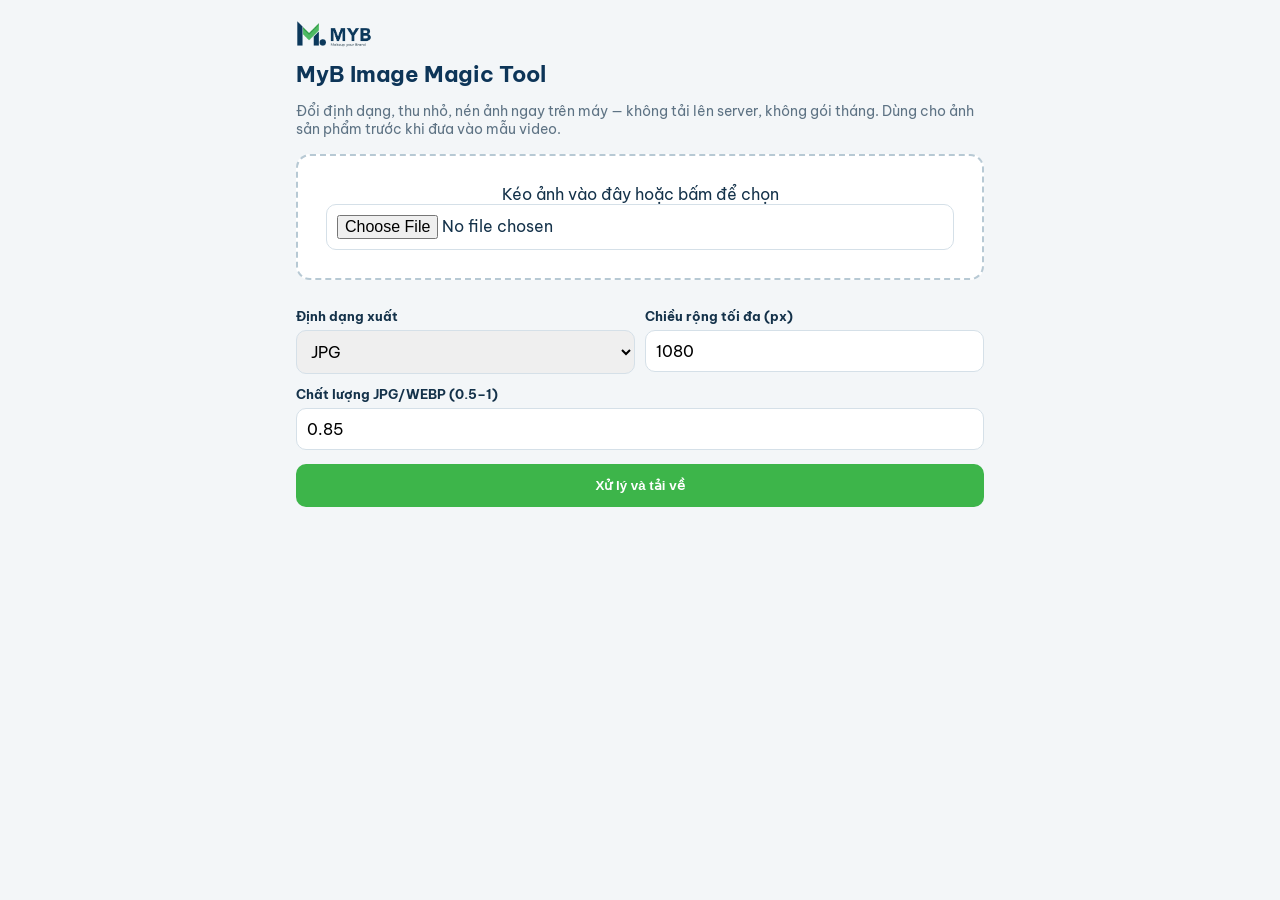
<file: tools/image-magic.html>
<!DOCTYPE html>
<html lang="vi">
<head>
  <meta charset="UTF-8" />
  <meta name="viewport" content="width=device-width, initial-scale=1" />
  <title>MyB Image Magic Tool</title>
  <link href="https://fonts.googleapis.com/css2?family=Be+Vietnam+Pro:wght@400;600;800&display=swap" rel="stylesheet" />
  <style>
    :root { --navy:#0d3558; --green:#3db54a; --ink:#14324a; --muted:#5e7384; --bg:#f3f6f8; }
    * { box-sizing: border-box; }
    body { margin:0; font-family:"Be Vietnam Pro",sans-serif; background:var(--bg); color:var(--ink); }
    .wrap { max-width:720px; margin:0 auto; padding:20px 16px 48px; }
    h1 { font-size:22px; color:var(--navy); margin:8px 0; }
    .sub { color:var(--muted); font-size:14px; }
    .drop { border:2px dashed #b7c9d4; border-radius:14px; padding:28px; text-align:center; background:#fff; margin:16px 0; }
    label { display:block; font-weight:700; font-size:13px; margin:12px 0 6px; }
    select, input { font:inherit; font-size:16px; padding:10px; border-radius:10px; border:1px solid #d5e0e8; width:100%; }
    .row { display:grid; grid-template-columns:1fr 1fr; gap:10px; }
    .btn { background:var(--green); color:#fff; border:0; font-weight:800; padding:14px; border-radius:10px; width:100%; cursor:pointer; margin-top:14px; }
    canvas { max-width:100%; border-radius:10px; margin-top:12px; background:#fff; }
    .logo { height:28px; }
  </style>
</head>
<body>
  <div class="wrap">
    <img class="logo" src="../assets/logo-myb.png" alt="MYB" />
    <h1>MyB Image Magic Tool</h1>
    <p class="sub">Đổi định dạng, thu nhỏ, nén ảnh ngay trên máy — không tải lên server, không gói tháng. Dùng cho ảnh sản phẩm trước khi đưa vào mẫu video.</p>
    <div class="drop" id="drop">Kéo ảnh vào đây hoặc bấm để chọn<br /><input id="file" type="file" accept="image/*" /></div>
    <div class="row">
      <div>
        <label>Định dạng xuất</label>
        <select id="fmt"><option value="image/jpeg">JPG</option><option value="image/png">PNG</option><option value="image/webp">WEBP</option></select>
      </div>
      <div>
        <label>Chiều rộng tối đa (px)</label>
        <input id="w" type="number" value="1080" min="200" max="4000" />
      </div>
    </div>
    <label>Chất lượng JPG/WEBP (0.5–1)</label>
    <input id="q" type="number" value="0.85" min="0.5" max="1" step="0.05" />
    <button class="btn" id="run">Xử lý và tải về</button>
    <canvas id="cv" hidden></canvas>
  </div>
  <script>
    const file = document.getElementById("file");
    const drop = document.getElementById("drop");
    drop.addEventListener("dragover", (e) => e.preventDefault());
    drop.addEventListener("drop", (e) => { e.preventDefault(); if (e.dataTransfer.files[0]) file.files = e.dataTransfer.files; });
    document.getElementById("run").onclick = () => {
      const f = file.files[0];
      if (!f) { alert("Chọn một ảnh trước."); return; }
      const img = new Image();
      img.onload = () => {
        const max = Number(document.getElementById("w").value) || 1080;
        const scale = Math.min(1, max / img.width);
        const cv = document.getElementById("cv");
        cv.width = Math.round(img.width * scale);
        cv.height = Math.round(img.height * scale);
        cv.getContext("2d").drawImage(img, 0, 0, cv.width, cv.height);
        const type = document.getElementById("fmt").value;
        const q = Number(document.getElementById("q").value) || 0.85;
        cv.toBlob((blob) => {
          const a = document.createElement("a");
          a.href = URL.createObjectURL(blob);
          a.download = "myb-image-magic." + type.split("/")[1];
          a.click();
        }, type, q);
      };
      img.src = URL.createObjectURL(f);
    };
  </script>
</body>
</html>
</file>
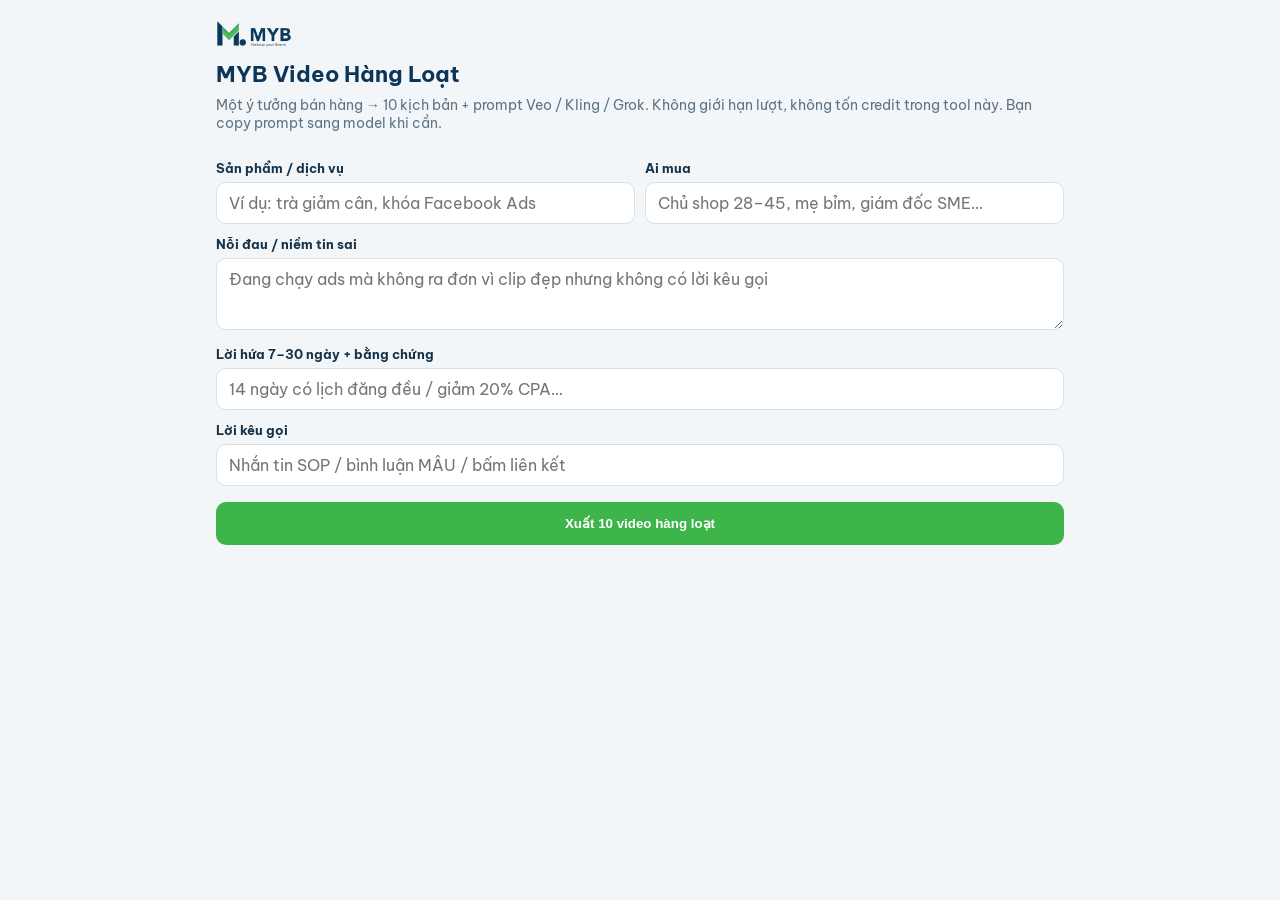
<file: tools/video-hang-loat.html>
<!DOCTYPE html>
<html lang="vi">
<head>
  <meta charset="UTF-8" />
  <meta name="viewport" content="width=device-width, initial-scale=1" />
  <title>MYB Video Hàng Loạt</title>
  <link href="https://fonts.googleapis.com/css2?family=Be+Vietnam+Pro:wght@400;600;800&display=swap" rel="stylesheet" />
  <style>
    :root { --navy:#0d3558; --green:#3db54a; --ink:#14324a; --muted:#5e7384; --bg:#f3f6f8; }
    * { box-sizing: border-box; }
    body { margin:0; font-family:"Be Vietnam Pro",sans-serif; background:var(--bg); color:var(--ink); }
    .wrap { max-width:880px; margin:0 auto; padding:20px 16px 48px; }
    h1 { font-size:22px; margin:8px 0; color:var(--navy); }
    .sub { color:var(--muted); font-size:14px; margin:0 0 16px; }
    label { display:block; font-weight:700; font-size:13px; margin:12px 0 6px; }
    input, textarea, select { width:100%; font:inherit; font-size:16px; padding:10px 12px; border:1px solid #d5e0e8; border-radius:10px; }
    textarea { min-height:72px; }
    .grid { display:grid; gap:10px; }
    @media(min-width:700px){ .grid { grid-template-columns:1fr 1fr; } }
    .btn { background:var(--green); color:#fff; border:0; font-weight:800; padding:14px; border-radius:10px; width:100%; cursor:pointer; margin-top:16px; }
    pre { background:var(--navy); color:#e8f7ea; padding:14px; border-radius:12px; white-space:pre-wrap; font-size:13px; line-height:1.5; }
    .out { display:none; margin-top:20px; }
    .out.show { display:block; }
    .logo { height:28px; }
  </style>
</head>
<body>
  <div class="wrap">
    <img class="logo" src="../assets/logo-myb.png" alt="MYB" />
    <h1>MYB Video Hàng Loạt</h1>
    <p class="sub">Một ý tưởng bán hàng → 10 kịch bản + prompt Veo / Kling / Grok. Không giới hạn lượt, không tốn credit trong tool này. Bạn copy prompt sang model khi cần.</p>
    <div class="grid">
      <div>
        <label>Sản phẩm / dịch vụ</label>
        <input id="sp" placeholder="Ví dụ: trà giảm cân, khóa Facebook Ads" />
      </div>
      <div>
        <label>Ai mua</label>
        <input id="ai" placeholder="Chủ shop 28–45, mẹ bỉm, giám đốc SME…" />
      </div>
    </div>
    <label>Nỗi đau / niềm tin sai</label>
    <textarea id="pain" placeholder="Đang chạy ads mà không ra đơn vì clip đẹp nhưng không có lời kêu gọi"></textarea>
    <label>Lời hứa 7–30 ngày + bằng chứng</label>
    <input id="offer" placeholder="14 ngày có lịch đăng đều / giảm 20% CPA…" />
    <label>Lời kêu gọi</label>
    <input id="cta" placeholder="Nhắn tin SOP / bình luận MẪU / bấm liên kết" />
    <button class="btn" id="go">Xuất 10 video hàng loạt</button>
    <div class="out" id="out">
      <p class="sub">Copy từng khối. Đổi ảnh sản phẩm trước khi dán vào model.</p>
      <pre id="res"></pre>
    </div>
  </div>
  <script>
    const GOCS = [
      ["Đừng làm thế này", "Mở bằng việc sai khách đang làm"],
      ["Trước / sau", "Hai nhịp: cách cũ vs cách mẫu"],
      ["Một con số", "1 số lớn trong 2 giây đầu"],
      ["Ngày thường", "Cảnh 21h chủ shop vẫn nghĩ nội dung"],
      ["Ba bước", "3 nhịp rõ, mỗi nhịp 1 việc"],
      ["Mắt khách", "POV người lướt dừng vì 1 câu"],
      ["Sếp hỏi", "Không khoe like, khoe tin nhắn / đơn"],
      ["Bí mật nghề", "Một mẹo nhỏ nhưng đúng"],
      ["Phản biện", "Lật một câu khách hay nói"],
      ["Chốt thẳng", "Giá / hạn / lời kêu gọi ngay"],
    ];
    document.getElementById("go").onclick = () => {
      const sp = document.getElementById("sp").value.trim() || "[sản phẩm]";
      const ai = document.getElementById("ai").value.trim() || "[khách]";
      const pain = document.getElementById("pain").value.trim() || "[nỗi đau]";
      const offer = document.getElementById("offer").value.trim() || "[lời hứa]";
      const cta = document.getElementById("cta").value.trim() || "Nhắn tin SOP";
      const lock = `Giữ cùng 1 sản phẩm ${sp}, cùng màu thương hiệu, không đổi mặt nhân vật giữa các clip.`;
      let t = `MYB VIDEO HÀNG LOẠT — ${sp}\nKhách: ${ai}\nPain: ${pain}\nHứa: ${offer}\nCTA: ${cta}\n${lock}\n\n`;
      GOCS.forEach(([ten, mo], i) => {
        t += `======== VIDEO ${i+1}: ${ten} ========\n`;
        t += `Góc: ${mo}\nKịch bản 20–28s: Hook (nỗi ${pain.slice(0,60)}) → cơ chế → ${offer} → ${cta}.\n`;
        t += `VEO: Cinematic 9:16, 8s shot, natural light, Vietnamese shop setting, ${sp} as hero object, ${lock} No text overlay.\n`;
        t += `KLING: Image-to-video from product photo of ${sp}, subtle camera push-in, 5s, keep identity lock, no morphing face.\n`;
        t += `GROK: Short vertical ad, ${ai} in frame, product ${sp} readable, hook energy, no celebrity likeness.\n\n`;
      });
      document.getElementById("res").textContent = t;
      document.getElementById("out").classList.add("show");
    };
  </script>
</body>
</html>
</file>
<file: css/styles.css>
:root {
  --navy: #0d3558;
  --navy-2: #14456e;
  --navy-deep: #08263f;
  --green: #3db54a;
  --green-2: #34a043;
  --accent: #3db54a;
  --gold: #3db54a;
  --gold-2: #6ee07a;
  --cta: #3db54a;
  --cta-press: #2e8f3b;
  --red: #d92d20;
  --ink: #14324a;
  --muted: #5e7384;
  --paper: #f3f6f8;
  --white: #fff;
  --line: #d5e0e8;
  --orange: #3db54a;
  --ok: #2f9a3c;
  --shadow: 0 10px 28px rgba(13, 53, 88, 0.12);
  --radius: 16px;
  --sticky-h: 64px;
}

*,
*::before,
*::after { box-sizing: border-box; }

html { scroll-behavior: smooth; }

body {
  margin: 0;
  font-family: "Be Vietnam Pro", "Helvetica Neue", Arial, sans-serif;
  color: var(--ink);
  background: #dce6ed;
  line-height: 1.55;
  -webkit-font-smoothing: antialiased;
}

img { max-width: 100%; display: block; }
button, input, select { font: inherit; }
a { color: inherit; }

.page {
  width: min(430px, 100%);
  margin: 0 auto;
  background: var(--white);
  min-height: 100dvh;
  position: relative;
  box-shadow: 0 0 0 1px rgba(10, 33, 72, 0.06), 0 20px 60px rgba(6, 21, 48, 0.18);
  overflow: clip;
}

/* Sticky / brand bar */
.sticky {
  position: sticky;
  top: 0;
  z-index: 50;
  min-height: var(--sticky-h);
  background: var(--white);
  color: var(--navy);
  display: flex;
  align-items: center;
  justify-content: space-between;
  gap: 10px;
  padding: 8px 12px;
  border-bottom: 1px solid var(--line);
  box-shadow: 0 6px 18px rgba(13, 53, 88, 0.08);
}

.logo {
  display: flex;
  align-items: center;
  flex: 0 0 auto;
  line-height: 0;
}

.logo img {
  height: 28px;
  width: auto;
  max-width: 148px;
  object-fit: contain;
  object-position: left center;
}

.topbar-meta {
  display: flex;
  align-items: center;
  gap: 8px;
  min-width: 0;
}

.sticky-time {
  font-size: 11px;
  font-weight: 600;
  letter-spacing: 0.01em;
  line-height: 1.25;
  color: var(--muted);
  text-align: right;
}

.sticky .btn {
  flex: 0 0 auto;
  padding: 8px 12px;
  font-size: 11px;
  border-radius: 999px;
  white-space: nowrap;
}

/* Buttons */
.btn {
  display: inline-flex;
  align-items: center;
  justify-content: center;
  gap: 6px;
  border: 0;
  cursor: pointer;
  text-decoration: none;
  font-weight: 800;
  letter-spacing: 0.01em;
  border-radius: 10px;
  transition: transform 0.15s ease, background 0.15s ease, box-shadow 0.15s ease;
}

.btn:active { transform: scale(0.98); }

.btn-cta {
  background: var(--cta);
  color: #fff;
  box-shadow: 0 3px 0 var(--cta-press);
}

.btn-cta:hover { background: #48c455; }

.btn-wide {
  width: 100%;
  min-height: 52px;
  font-size: 17px;
  padding: 12px 16px;
}

.btn-ghost {
  background: transparent;
  color: var(--navy);
  text-decoration: underline;
  font-weight: 600;
  font-size: 14px;
}

/* Hero */
.hero {
  background:
    radial-gradient(120% 80% at 80% 120%, rgba(61, 181, 74, 0.18), transparent 55%),
    linear-gradient(180deg, var(--navy-deep) 0%, var(--navy) 58%, var(--navy-2) 100%);
  color: var(--white);
  text-align: center;
  padding: 22px 18px 28px;
  position: relative;
  overflow: hidden;
}

.hero::after {
  content: "";
  position: absolute;
  inset: 0;
  background-image: radial-gradient(rgba(255, 255, 255, 0.05) 1px, transparent 1px);
  background-size: 18px 18px;
  pointer-events: none;
}

.hero > * { position: relative; z-index: 1; }

.brand {
  display: flex;
  flex-direction: column;
  align-items: center;
  gap: 2px;
  margin-bottom: 14px;
}

.eyebrow {
  margin: 0;
  font-size: 11px;
  font-weight: 700;
  letter-spacing: 0.14em;
  text-transform: uppercase;
  color: var(--gold-2);
}

.hero h1 {
  margin: 0 0 12px;
  font-size: 26px;
  line-height: 1.25;
  font-weight: 800;
  color: var(--white);
  text-wrap: balance;
}

.hero-sub {
  display: inline-block;
  background: var(--green);
  color: #fff;
  font-weight: 700;
  font-size: 14px;
  line-height: 1.35;
  padding: 10px 18px;
  border-radius: 999px;
  margin: 0 0 14px;
  max-width: 22rem;
}

.hero-date {
  margin: 0 0 8px;
  font-weight: 600;
  font-size: 15px;
}

.hero-photo {
  width: min(340px, 92%);
  margin: 14px auto 0;
  border-radius: 16px;
  overflow: hidden;
  box-shadow: 0 18px 36px rgba(0, 0, 0, 0.35);
  background: #081526;
}

.hero-photo img {
  width: 100%;
  height: auto;
  aspect-ratio: 3 / 2;
  object-fit: cover;
  object-position: 50% 18%;
  display: block;
}

.hero-name {
  margin: 6px 0 0;
  font-size: 15px;
}

.hero-name strong { display: block; font-size: 16px; }

.hero-name span {
  display: block;
  font-size: 13px;
  font-style: italic;
  color: rgba(255, 255, 255, 0.78);
}

.price-block { margin-top: 16px; }

.price-block .label {
  font-size: 20px;
  font-weight: 800;
}

.price-old {
  color: var(--red);
  text-decoration: line-through;
  text-decoration-thickness: 2px;
}

.price-note {
  margin: 6px 0 0;
  font-size: 16px;
  font-weight: 700;
}

.blink {
  display: inline-block;
  color: var(--red);
  font-size: 1.55em;
  font-weight: 800;
  line-height: 1;
  letter-spacing: 0.03em;
  text-transform: uppercase;
  vertical-align: baseline;
  animation: blink 0.9s step-end infinite;
}

@media (prefers-reduced-motion: reduce) {
  .blink {
    animation: none;
    text-decoration: underline;
    text-underline-offset: 3px;
  }
}

@keyframes blink {
  0%, 100% { opacity: 1; }
  50% { opacity: 0.12; }
}

/* Meta 3 cols */
.meta {
  display: grid;
  grid-template-columns: 1fr 1fr 1fr;
  gap: 1px;
  background: #d5dbe6;
}

.meta article {
  background: var(--white);
  padding: 12px 8px;
  text-align: center;
}

.meta h3 {
  margin: 0 0 4px;
  font-size: 11px;
  letter-spacing: 0.08em;
  color: var(--muted);
}

.meta p {
  margin: 0;
  font-size: 13px;
  font-weight: 700;
  line-height: 1.35;
  color: var(--navy);
}

/* Sections */
.section { padding: 28px 18px; }

.section h2 {
  margin: 0 0 8px;
  text-align: center;
  color: var(--navy);
  font-size: 24px;
  line-height: 1.3;
}

.section .underline {
  width: 72px;
  height: 5px;
  margin: 0 auto 18px;
  background: linear-gradient(90deg, transparent, var(--navy), transparent);
  border-radius: 99px;
  opacity: 0.45;
}

/* Benefits */
.benefits { background: #f3f5f8; }

.benefit {
  background: var(--white);
  border-radius: 12px;
  box-shadow: var(--shadow);
  padding: 18px 16px 16px;
  margin: 0 0 12px;
  text-align: center;
}

.benefit .num {
  color: var(--red);
  font-size: 22px;
  font-weight: 800;
  margin: 0 0 4px;
  letter-spacing: 0.02em;
}

.benefit .num small {
  display: block;
  margin-top: 2px;
  font-size: 12px;
  font-weight: 700;
  letter-spacing: 0.06em;
  text-transform: uppercase;
  color: var(--muted);
}

.benefit p {
  margin: 0;
  font-size: 16px;
  color: var(--ink);
}

.benefit b { font-weight: 800; }

.more-tag {
  display: block;
  text-align: center;
  font-weight: 800;
  color: var(--navy);
  margin-top: 8px;
}

/* Who */
.who-grid {
  display: grid;
  gap: 14px;
}

.who-card {
  background: var(--white);
  border-radius: 14px;
  overflow: hidden;
  box-shadow: var(--shadow);
  display: flex;
  flex-direction: column;
  min-height: 100%;
}

.who-visual {
  position: relative;
  margin: 0;
  height: 188px;
  flex: 0 0 188px;
  background: var(--navy);
}

.who-visual img {
  width: 100%;
  height: 100%;
  object-fit: cover;
}

.who-visual.sme img { object-position: center 46%; }
.who-visual.mkt img { object-position: center 28%; }
.who-visual.creator img { object-position: center 36%; }

.who-visual figcaption {
  position: absolute;
  left: 0;
  right: 0;
  bottom: 0;
  margin: 0;
  padding: 10px 10px 9px;
  background: rgba(6, 21, 48, 0.82);
  color: var(--white);
  font-weight: 800;
  font-size: 14px;
  text-align: center;
  line-height: 1.2;
  letter-spacing: 0.01em;
}

.who-card h3 {
  margin: 0;
  padding: 12px 14px 4px;
  text-align: center;
  font-size: 16px;
  line-height: 1.3;
  color: var(--navy);
  min-height: 2.7em;
  display: flex;
  align-items: center;
  justify-content: center;
}

.who-card p {
  margin: 0;
  padding: 0 14px 16px;
  text-align: center;
  color: var(--muted);
  font-size: 13.5px;
  line-height: 1.5;
  flex: 1;
}

.cases { background: #f3f7f4; }

a.case-card {
  display: block;
  background: var(--white);
  border-radius: 16px;
  overflow: hidden;
  box-shadow: var(--shadow);
  margin: 0 0 16px;
  color: inherit;
  text-decoration: none;
  transition: transform 0.18s ease, box-shadow 0.18s ease;
}

a.case-card:hover,
a.case-card:focus-visible {
  transform: translateY(-2px);
  box-shadow: 0 14px 32px rgba(13, 53, 88, 0.16);
  outline: none;
}

.case-link {
  display: inline-block;
  margin-top: 10px;
  font-size: 13.5px;
  font-weight: 800;
  color: var(--green);
}

.case-card figure {
  margin: 0;
  background: #0a2a42;
  overflow: hidden;
}

.case-card img {
  width: 100%;
  height: auto;
  aspect-ratio: 3 / 2;
  object-fit: cover;
  object-position: center top;
  display: block;
}

.case-card > div { padding: 14px 16px 16px; }

.case-tag {
  margin: 0 0 6px;
  font-size: 12px;
  font-weight: 700;
  color: var(--green);
  letter-spacing: 0.02em;
}

.case-card h3 {
  margin: 0 0 8px;
  font-size: 18px;
  color: var(--navy);
}

.case-card p {
  margin: 0 0 8px;
  font-size: 14px;
  color: var(--ink);
  line-height: 1.55;
}

.case-stats {
  display: grid;
  grid-template-columns: repeat(3, 1fr);
  gap: 8px;
  list-style: none;
  margin: 12px 0 0;
  padding: 0;
}

.case-stats li {
  background: #eef6ef;
  border-radius: 10px;
  padding: 8px 6px;
  text-align: center;
  font-size: 11px;
  color: var(--muted);
  line-height: 1.3;
}

.case-stats b {
  display: block;
  font-size: 16px;
  color: var(--navy);
}

@media (min-width: 720px) {
  .case-card {
    display: grid;
    grid-template-columns: 1.08fr 1.12fr;
    align-items: start;
  }
  .case-card img {
    min-height: 0;
    aspect-ratio: 3 / 2;
    object-fit: cover;
    object-position: center top;
  }
}

.banner-mid {
  position: relative;
  margin: 4px 0 0;
  min-height: 168px;
  overflow: hidden;
  background: var(--navy-deep);
}

.banner-mid img {
  position: absolute;
  inset: 0;
  width: 100%;
  height: 100%;
  object-fit: cover;
  object-position: center 30%;
  filter: saturate(0.85);
}

.banner-mid-copy {
  position: relative;
  z-index: 1;
  display: flex;
  align-items: center;
  justify-content: center;
  min-height: 168px;
  padding: 28px 22px;
  background: linear-gradient(180deg, rgba(6, 21, 48, 0.78), rgba(6, 21, 48, 0.88));
}

.banner-mid-copy p {
  margin: 0;
  color: var(--white);
  text-align: center;
  font-weight: 800;
  font-size: 18px;
  line-height: 1.4;
  text-wrap: balance;
  max-width: 28rem;
}

/* Agenda */
.agenda-box {
  background: var(--navy);
  color: var(--white);
  border-radius: 14px;
  padding: 20px 18px 8px;
}

.agenda-box li {
  list-style: none;
  margin: 0 0 14px;
  padding-left: 22px;
  position: relative;
  font-size: 15px;
}

.agenda-box li::before {
  content: "☆";
  position: absolute;
  left: 0;
  color: var(--gold);
}

.agenda-box b { color: var(--gold-2); }

.agenda-date {
  text-align: center;
  font-style: italic;
  color: var(--navy-2);
  margin: 0 0 12px;
  font-weight: 600;
}

.arrow-down {
  display: block;
  text-align: center;
  font-size: 28px;
  color: var(--orange);
  margin: 8px 0 0;
}

/* Speaker */
.speaker-card {
  background: var(--navy);
  color: var(--white);
  border-radius: 16px;
  padding: 12px 12px 20px;
  overflow: hidden;
}

.speaker-photo {
  margin: 0 0 12px;
  border-radius: 12px;
  overflow: hidden;
  background: #081526;
}

.speaker-photo img {
  width: 100%;
  height: auto;
  aspect-ratio: 3 / 4;
  object-fit: cover;
  object-position: center 30%;
  display: block;
}

.speaker-body h3 {
  margin: 4px 4px 2px;
  color: var(--gold);
  font-size: 18px;
}

.speaker-card .role {
  margin: 0 4px 10px;
  color: var(--gold-2);
  font-weight: 600;
  font-size: 14px;
}

.speaker-card .note {
  font-style: italic;
  color: rgba(255, 255, 255, 0.82);
  font-size: 14px;
}

.speaker-card p { margin: 0 4px 10px; font-size: 14.5px; line-height: 1.55; }

.speaker-card ul {
  margin: 8px 4px 0;
  padding-left: 18px;
  font-size: 14px;
}

.quote {
  position: relative;
  margin: 0;
  overflow: hidden;
  min-height: 200px;
  background: var(--navy-deep);
  color: var(--gold);
}

.quote > img {
  position: absolute;
  inset: 0;
  width: 100%;
  height: 100%;
  object-fit: cover;
  object-position: center 30%;
}

.quote-copy {
  position: relative;
  z-index: 1;
  padding: 32px 22px;
  min-height: 200px;
  display: flex;
  flex-direction: column;
  justify-content: center;
  text-align: center;
  background: linear-gradient(180deg, rgba(6, 21, 48, 0.82), rgba(6, 21, 48, 0.9));
}

.quote p {
  margin: 0 0 10px;
  font-weight: 800;
  font-size: 17px;
  line-height: 1.45;
  text-wrap: balance;
  color: var(--white);
}

.quote cite {
  font-style: italic;
  font-size: 13px;
  color: rgba(255, 255, 255, 0.82);
}

/* Form wrap */
.form-wrap {
  background: var(--navy);
  color: var(--white);
  padding: 26px 16px 28px;
  text-align: center;
}

.form-wrap h2 {
  color: var(--white);
  font-size: clamp(18px, 5.4vw, 22px);
  margin: 0 0 8px;
  line-height: 1.3;
  text-wrap: balance;
  padding: 0 4px;
}

.form-wrap .when {
  font-style: italic;
  margin: 0 0 10px;
}

.form-wrap .price-old { font-size: 20px; font-weight: 800; }

.form-grid {
  display: grid;
  grid-template-columns: 1fr 1fr;
  gap: 8px;
  margin: 16px 0 12px;
  text-align: left;
}

.form-grid .full { grid-column: 1 / -1; }

.field {
  background: var(--white);
  border: 0;
  border-radius: 4px;
  min-height: 44px;
  padding: 10px 12px;
  width: 100%;
  color: var(--ink);
  font-size: 16px;
}

.field:focus {
  outline: 2px solid var(--gold);
  outline-offset: 1px;
}

.form-note {
  margin: 12px 0 0;
  font-size: 14px;
  font-weight: 600;
}

.gift-50 {
  background: rgba(61, 181, 74, 0.12);
  border: 1px dashed rgba(61, 181, 74, 0.5);
  border-radius: 10px;
  padding: 10px 12px;
  margin: 12px 0 0;
  font-size: 13.5px;
}

/* Footer */
.footer {
  background: var(--navy-deep);
  color: rgba(255, 255, 255, 0.78);
  text-align: center;
  padding: 22px 18px 32px;
  font-size: 13px;
}

.footer .logo {
  justify-content: center;
  margin: 0 auto 14px;
  background: var(--white);
  padding: 8px 12px;
  border-radius: 8px;
  width: fit-content;
}

.footer .logo img {
  height: 28px;
  max-width: 154px;
}

.footer strong {
  display: block;
  color: var(--white);
  margin-bottom: 8px;
  letter-spacing: 0.04em;
}

.footer a { color: var(--gold); }

/* Toast */
.toast-stack {
  position: fixed;
  left: max(12px, calc(50vw - 203px));
  bottom: 16px;
  z-index: 80;
  width: min(260px, calc(100vw - 24px));
  pointer-events: none;
}

.toast {
  display: flex;
  gap: 10px;
  align-items: center;
  background: var(--white);
  color: var(--ink);
  border-radius: 999px;
  padding: 8px 14px 8px 8px;
  box-shadow: 0 10px 30px rgba(0, 0, 0, 0.18);
  margin-top: 8px;
  animation: toastIn 0.35s ease, toastOut 0.35s ease 4.4s forwards;
}

.toast-ava {
  width: 36px;
  height: 36px;
  border-radius: 50%;
  background: var(--navy);
  color: var(--gold);
  display: grid;
  place-items: center;
  font-weight: 800;
  flex: 0 0 auto;
}

.toast b { display: block; font-size: 13px; }
.toast span { display: block; font-size: 11px; color: var(--muted); }

@keyframes toastIn {
  from { opacity: 0; transform: translateY(12px); }
  to { opacity: 1; transform: none; }
}
@keyframes toastOut {
  to { opacity: 0; transform: translateY(8px); }
}

/* ========== OTO ========== */
.ok-banner {
  background: #e8f7ea;
  color: var(--navy-deep);
  padding: 14px 16px;
  font-size: 14.5px;
  font-weight: 600;
  line-height: 1.45;
  border-bottom: 2px solid var(--green);
}

.ok-banner em { font-style: italic; font-weight: 500; }

.brush {
  margin: 18px 16px 8px;
  background: var(--green);
  color: var(--white);
  text-align: center;
  padding: 16px 18px 18px;
  border-radius: 4px 18px 8px 14px;
}

.brush small {
  display: block;
  font-size: 13px;
  letter-spacing: 0.08em;
  font-weight: 800;
}

.brush strong {
  display: block;
  font-size: 16px;
  line-height: 1.35;
  margin-top: 4px;
}

.oto-lead {
  text-align: center;
  padding: 8px 18px 0;
  color: var(--navy);
  font-weight: 800;
  font-size: 20px;
  line-height: 1.35;
}

.timer-pill {
  display: flex;
  align-items: center;
  justify-content: center;
  gap: 8px;
  margin: 14px 28px;
  background: var(--red);
  color: var(--white);
  border-radius: 999px;
  padding: 10px 16px;
  font-weight: 800;
}

.timer-pill b {
  font-variant-numeric: tabular-nums;
  letter-spacing: 0.04em;
}

.stock {
  margin: 0 16px 12px;
  background: #fff4f2;
  border: 1px solid #f0b4ae;
  color: #8a1f16;
  text-align: center;
  font-weight: 700;
  font-size: 14px;
  padding: 10px 12px;
  border-radius: 10px;
}

.help-you {
  text-align: center;
  font-weight: 800;
  margin: 8px 18px 4px;
}

.chip-line {
  text-align: center;
  font-size: 14px;
  color: var(--muted);
  padding: 0 18px 12px;
  line-height: 1.5;
}

.chip-line b { color: var(--navy); }

.block-title {
  display: flex;
  align-items: center;
  gap: 8px;
  padding: 4px 18px 10px;
  font-weight: 800;
  color: var(--navy);
  border-bottom: 2px solid var(--green);
  margin: 0 18px 16px;
}

.product {
  margin: 0 16px 20px;
  background: #f7f8fb;
  border-radius: 16px;
  padding: 14px 14px 16px;
  box-shadow: var(--shadow);
}

.mock {
  position: relative;
  width: min(228px, 72%);
  margin: 0 auto 14px;
  aspect-ratio: 3 / 4;
  border-radius: 10px;
  overflow: hidden;
  box-shadow: 0 16px 30px rgba(10, 33, 72, 0.22);
  background: #081526;
}

.mock img {
  width: 100%;
  height: 100%;
  object-fit: cover;
  display: block;
}

.mock figcaption {
  position: absolute;
  left: 0;
  right: 0;
  bottom: 0;
  padding: 36px 14px 14px;
  background: linear-gradient(180deg, transparent, rgba(6, 21, 48, 0.94));
  color: var(--white);
  font-weight: 800;
  line-height: 1.25;
  text-align: left;
  margin: 0;
}

.mock span {
  display: block;
  font-size: 11px;
  letter-spacing: 0.12em;
  text-transform: uppercase;
  opacity: 0.85;
  margin-bottom: 4px;
}

.mock b { font-size: 17px; display: block; }

.product h3 {
  margin: 0 0 6px;
  font-size: 16px;
  color: var(--navy);
}

.product .worth {
  color: var(--red);
  font-weight: 800;
  margin: 0 0 8px;
}

.product .meta-p {
  font-size: 13px;
  color: var(--muted);
  margin: 0 0 8px;
}

.product p { margin: 0; font-size: 14.5px; }

.stack {
  margin: 8px 16px 18px;
  background: var(--navy);
  color: var(--white);
  border-radius: 16px;
  padding: 18px 16px 8px;
}

.stack h3 {
  margin: 0 0 6px;
  text-align: center;
  color: var(--white);
  font-size: 16px;
}

.stack-note {
  margin: 0 0 12px;
  text-align: center;
  font-size: 12px;
  line-height: 1.4;
  opacity: 0.72;
}

.stack-row {
  display: flex;
  justify-content: space-between;
  gap: 10px;
  padding: 10px 0;
  border-top: 1px solid rgba(255, 255, 255, 0.12);
  font-size: 14px;
}

.stack-row b { color: var(--gold); font-size: 16px; }

.stack-row-extra {
  opacity: 0.72;
  font-style: italic;
}

.stack-total {
  text-align: center;
  padding: 12px 0 16px;
}

.stack-total .old {
  color: #ff8a8a;
  text-decoration: line-through;
  font-weight: 800;
  font-size: 20px;
}

.deal {
  margin: 0 16px 18px;
  background: var(--cta);
  color: #fff;
  border-radius: 16px;
  text-align: center;
  padding: 16px 12px 18px;
}

.deal small {
  display: block;
  font-weight: 800;
  letter-spacing: 0.04em;
}

.deal .num {
  font-size: 52px;
  font-weight: 800;
  line-height: 1;
}

.deal .unit { font-weight: 800; }

.checkout {
  margin: 0 16px 20px;
  background: #f4f6fa;
  border-radius: 16px;
  padding: 16px;
}

.checkout h3 {
  margin: 0 0 12px;
  text-align: center;
  color: var(--navy);
}

.packs {
  display: grid;
  gap: 10px;
  margin: 0 0 14px;
}

.pack {
  display: grid;
  grid-template-columns: auto 1fr auto;
  grid-template-areas:
    "radio name price"
    "radio desc desc";
  gap: 2px 10px;
  align-items: start;
  background: var(--white);
  border: 2px solid var(--line);
  border-radius: 12px;
  padding: 12px;
  cursor: pointer;
}

.pack input { grid-area: radio; margin-top: 4px; accent-color: var(--green); }
.pack-name { grid-area: name; font-weight: 800; color: var(--navy); font-size: 15px; }
.pack-price { grid-area: price; font-weight: 800; color: var(--green); }
.pack-desc { grid-area: desc; font-size: 13px; color: var(--muted); line-height: 1.45; }
.pack.is-on,
.pack:has(input:checked) {
  border-color: var(--green);
  box-shadow: 0 0 0 3px rgba(61, 181, 74, 0.15);
}

.pack-vip { background: #f3faf4; }

.sku {
  background: var(--white);
  border-radius: 10px;
  padding: 10px 12px;
  display: flex;
  justify-content: space-between;
  align-items: center;
  margin-bottom: 10px;
  font-size: 14px;
}

.sku .cut {
  color: var(--muted);
  text-decoration: line-through;
  font-size: 12px;
}

.sku b { color: var(--red); }

.paybox {
  background: var(--white);
  border-radius: 10px;
  padding: 12px;
  font-size: 13.5px;
  margin: 10px 0;
  line-height: 1.5;
}

.paybox b { color: var(--navy); }

.totals { font-size: 14px; margin: 8px 0 12px; }

.totals div {
  display: flex;
  justify-content: space-between;
  padding: 4px 0;
}

.faq { padding: 8px 18px 24px; }

.faq h2 { font-size: 22px; }

.faq details {
  background: #f6f7fa;
  border-radius: 10px;
  padding: 10px 12px;
  margin: 0 0 8px;
}

.faq summary {
  font-weight: 800;
  cursor: pointer;
  color: var(--navy);
}

.faq p { margin: 8px 0 0; font-size: 14.5px; }

.exit-zalo {
  display: block;
  text-align: center;
  padding: 8px 28px 24px;
  font-size: 14px;
  color: var(--navy);
}

.warn-once {
  text-align: center;
  color: var(--red);
  font-weight: 800;
  padding: 0 18px 8px;
  font-size: 15px;
}

.success-box {
  display: none;
  margin: 12px 16px 20px;
  background: #eaf8ee;
  border: 1px solid #b7e4c3;
  border-radius: 14px;
  padding: 16px;
}

.success-box.show { display: block; }

.success-box h3 { margin: 0 0 8px; color: var(--ok); }

.success-box a {
  color: var(--navy);
  font-weight: 700;
}

.downloads {
  margin: 10px 0 0;
  padding-left: 18px;
  font-size: 14px;
}

.err {
  color: #fff;
  background: var(--red);
  border-radius: 8px;
  padding: 8px 10px;
  font-size: 13px;
  margin: 0 0 8px;
  display: none;
}

.err.show { display: block; }

@media (min-width: 720px) {
  .page {
    width: min(760px, calc(100% - 32px));
    margin: 24px auto;
    border-radius: 20px;
    overflow: clip;
  }

  .sticky { padding: 10px 22px; }
  .logo img { height: 34px; max-width: 186px; }
  .sticky-time { font-size: 12px; color: var(--navy); }
  .sticky .btn { font-size: 13px; padding: 9px 14px; }

  .section { padding: 36px 28px; }

  .who-grid {
    grid-template-columns: repeat(3, 1fr);
    gap: 16px;
    align-items: stretch;
  }

  .who-visual { height: 176px; flex-basis: 176px; }

  .who-card h3 { font-size: 15px; min-height: 2.7em; }

  .speaker-card {
    display: grid;
    grid-template-columns: 280px 1fr;
    gap: 20px;
    padding: 16px;
    align-items: start;
  }

  .speaker-photo { margin: 0; }

  .speaker-photo img {
    aspect-ratio: 3 / 4;
    object-position: center 16%;
  }

  .form-wrap { padding: 32px 28px 36px; }
  .form-grid { gap: 10px; }
}

@media (min-width: 960px) {
  body { background: #cfdbe4; }

  .page {
    width: min(980px, calc(100% - 48px));
  }

  .hero {
    display: grid;
    grid-template-columns: 1.05fr 0.95fr;
    gap: 8px 28px;
    text-align: left;
    padding: 36px 40px 40px;
    align-items: center;
  }

  .hero .brand,
  .hero h1,
  .hero-sub,
  .hero-date,
  .hero-name,
  .price-block { grid-column: 1; }

  .hero .brand { align-items: flex-start; margin-bottom: 8px; }

  .hero h1 { font-size: 32px; color: var(--white); }

  .hero-photo {
    grid-column: 2;
    grid-row: 1 / span 8;
    width: 100%;
    margin: 0;
    align-self: center;
  }

  .hero-photo img {
    aspect-ratio: 4 / 3;
    object-position: 50% 16%;
  }

  .who-visual { height: 200px; flex-basis: 200px; }

  .banner-mid,
  .quote { min-height: 220px; }

  .banner-mid-copy,
  .quote-copy { min-height: 220px; padding: 36px 48px; }

  .banner-mid-copy p,
  .quote p { font-size: 22px; }

  .toast-stack {
    left: max(16px, calc(50vw - 470px));
  }
}

@media (max-width: 379px) {
  .sticky { padding: 8px; gap: 6px; }
  .logo img { height: 24px; max-width: 118px; }
  .sticky-time { display: none; }
  .sticky .btn { font-size: 10px; padding: 8px 10px; }
  .hero h1 { font-size: 22px; }
  .meta p { font-size: 12px; }
  .form-grid { grid-template-columns: 1fr; }
}
</file>
